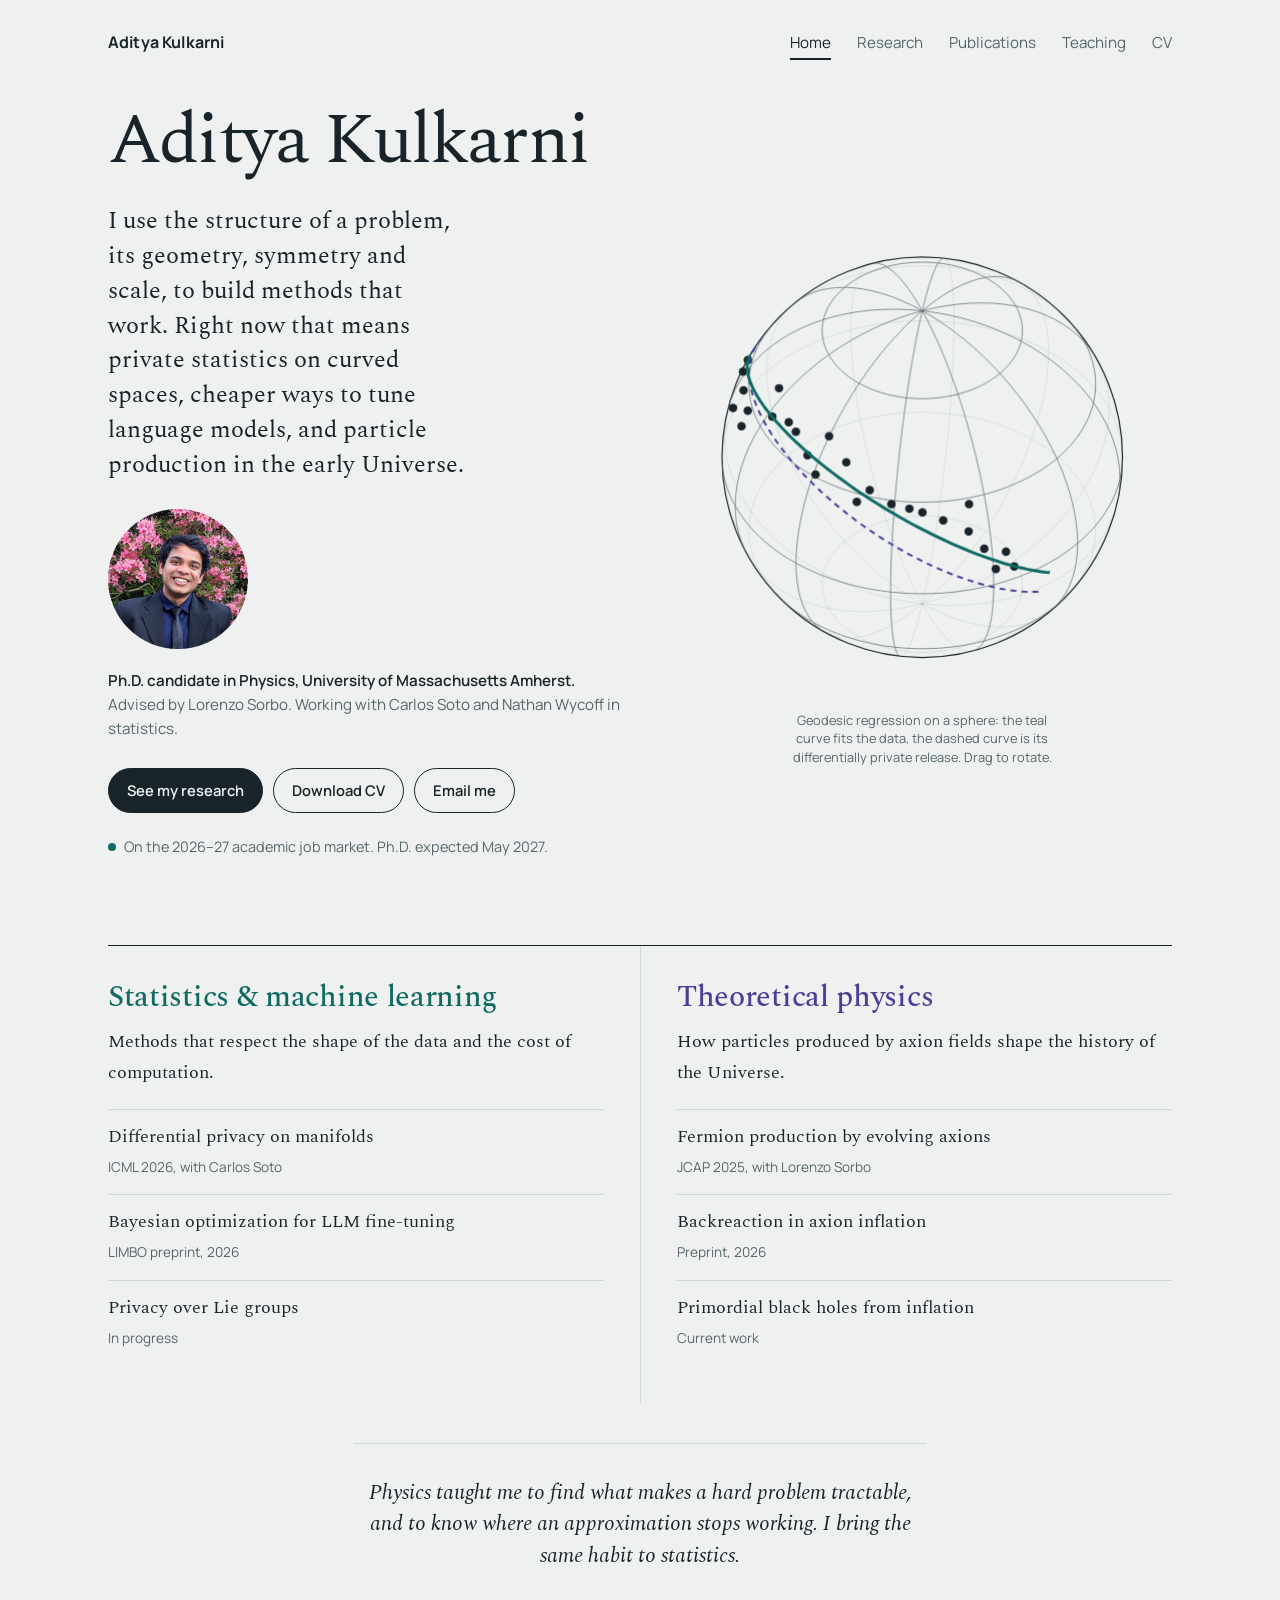
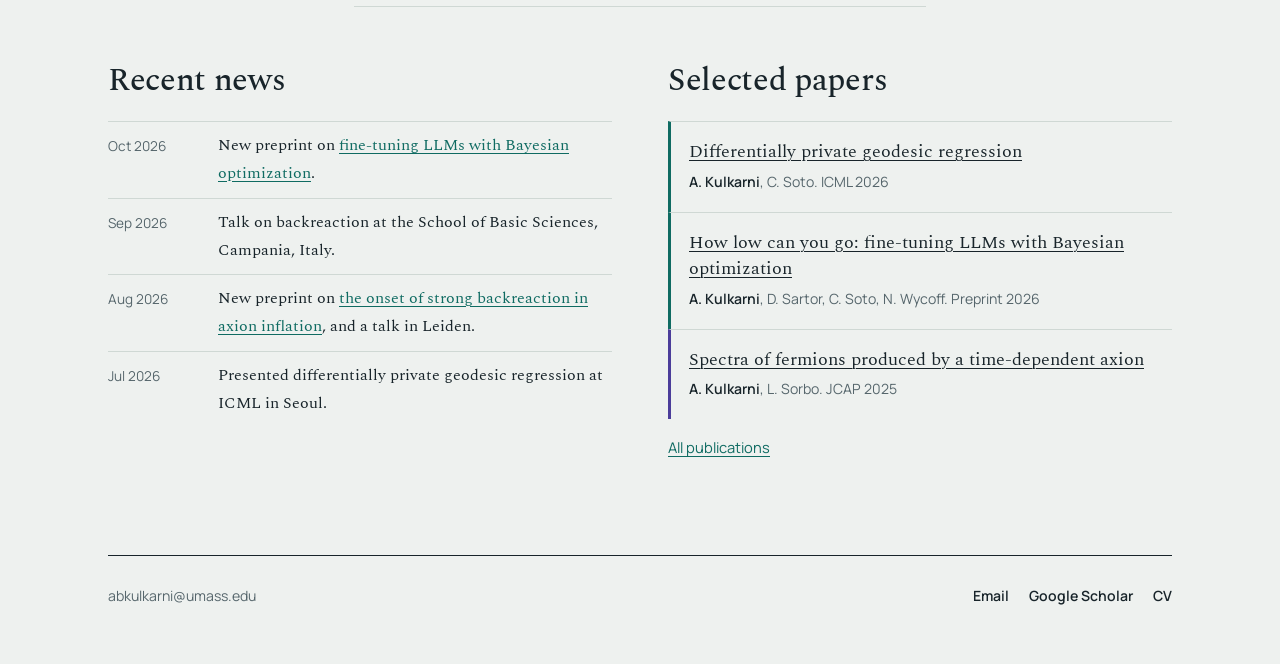
<file: index.html>
<!doctype html>
<html lang="en">
<head>
  <meta charset="utf-8">
  <meta name="viewport" content="width=device-width, initial-scale=1">
  <title>Aditya Kulkarni</title>
  <meta name="description" content="Aditya Kulkarni: differential privacy on manifolds, Bayesian optimization for LLMs, and particle production in the early Universe. Ph.D. candidate at UMass Amherst.">
  <link rel="preconnect" href="https://fonts.googleapis.com">
  <link rel="preconnect" href="https://fonts.gstatic.com" crossorigin>
  <link href="https://fonts.googleapis.com/css2?family=Manrope:wght@400;600;700&family=Spectral:ital,wght@0,400;0,500;1,400&display=swap" rel="stylesheet">
  <link rel="stylesheet" href="style.css">
</head>
<body>
<div class="page">

  <header class="site-head">
    <a class="mark" href="index.html">Aditya Kulkarni</a>
    <nav>
      <a href="index.html" aria-current="page">Home</a>
      <a href="research.html">Research</a>
      <a href="publications.html">Publications</a>
      <a href="teaching.html">Teaching</a>
      <a href="cv.pdf">CV</a>
    </nav>
  </header>

  <main>
    <section class="hero">
      <div>
        <h1>Aditya Kulkarni</h1>
        <p class="lede">I use the structure of a problem, its geometry, symmetry and scale, to build methods that work. Right now that means private statistics on curved spaces, cheaper ways to tune language models, and particle production in the early Universe.</p>
        <img src="Aditya_profile.jpg" alt="Aditya Kulkarni" style="width:140px;height:140px;border-radius:50%;object-fit:cover;margin-bottom:20px">
        <p class="who"><strong>Ph.D. candidate in Physics, University of Massachusetts Amherst.</strong><br>
          Advised by Lorenzo Sorbo. Working with Carlos Soto and Nathan Wycoff in statistics.</p>
        <div class="actions">
          <a class="btn solid" href="research.html">See my research</a>
          <a class="btn" href="cv.pdf">Download CV</a>
          <a class="btn" href="mailto:abkulkarni@umass.edu">Email me</a>
        </div>
        <p class="status">On the 2026–27 academic job market. Ph.D. expected May 2027.</p>
      </div>

      <figure class="figure-hero">
        <canvas id="sphere" aria-label="Data points on a sphere with a fitted geodesic curve and its private counterpart"></canvas>
        <figcaption>Geodesic regression on a sphere: the teal curve fits the data, the dashed curve is its differentially private release. Drag to rotate.</figcaption>
      </figure>
    </section>

    <section class="split">
      <div class="direction stat">
        <h2>Statistics &amp; machine learning</h2>
        <p>Methods that respect the shape of the data and the cost of computation.</p>
        <ul>
          <li><a href="research.html#privacy"><span class="t">Differential privacy on manifolds</span><span class="d ui">ICML 2026, with Carlos Soto</span></a></li>
          <li><a href="research.html#llmbo"><span class="t">Bayesian optimization for LLM fine-tuning</span><span class="d ui">LlMBO preprint, 2026</span></a></li>
          <li><a href="research.html#lie"><span class="t">Privacy over Lie groups</span><span class="d ui">In progress</span></a></li>
        </ul>
      </div>
      <div class="direction phys">
        <h2>Theoretical physics</h2>
        <p>How particles produced by axion fields shape the history of the Universe.</p>
        <ul>
          <li><a href="research.html#fermions"><span class="t">Fermion production by evolving axions</span><span class="d ui">JCAP 2025, with Lorenzo Sorbo</span></a></li>
          <li><a href="research.html#backreaction"><span class="t">Backreaction in axion inflation</span><span class="d ui">Preprint, 2026</span></a></li>
          <li><a href="research.html#pbh"><span class="t">Primordial black holes from inflation</span><span class="d ui">Current work</span></a></li>
        </ul>
      </div>
    </section>

    <p class="bridge">Physics taught me to find what makes a hard problem tractable, and to know where an approximation stops working. I bring the same habit to statistics.</p>

    <section class="block two-col">
      <div>
        <h2 class="col-h">Recent news</h2>
        <ul class="news">
          <li><time>Oct 2026</time><span>New preprint on <a href="https://arxiv.org/abs/2610.18504">fine-tuning LLMs with Bayesian optimization</a>.</span></li>
          <li><time>Sep 2026</time><span>Talk on backreaction at the School of Basic Sciences, Campania, Italy.</span></li>
          <li><time>Aug 2026</time><span>New preprint on <a href="https://arxiv.org/abs/2608.29244">the onset of strong backreaction in axion inflation</a>, and a talk in Leiden.</span></li>
          <li><time>Jul 2026</time><span>Presented differentially private geodesic regression at ICML in Seoul.</span></li>
        </ul>
      </div>
      <div>
        <h2 class="col-h">Selected papers</h2>
        <div class="pub">
          <a class="title" href="https://proceedings.mlr.press/v306/kulkarni26b.html">Differentially private geodesic regression</a>
          <span class="meta"><b>A. Kulkarni</b>, C. Soto. ICML 2026</span>
        </div>
        <div class="pub">
          <a class="title" href="https://arxiv.org/abs/2610.18504">How low can you go: fine-tuning LLMs with Bayesian optimization</a>
          <span class="meta"><b>A. Kulkarni</b>, D. Sartor, C. Soto, N. Wycoff. Preprint 2026</span>
        </div>
        <div class="pub phys">
          <a class="title" href="https://doi.org/10.1088/1475-7516/2025/01/039">Spectra of fermions produced by a time-dependent axion</a>
          <span class="meta"><b>A. Kulkarni</b>, L. Sorbo. JCAP 2025</span>
        </div>
        <p class="ui" style="font-size:.92rem;margin-top:16px"><a href="publications.html">All publications</a></p>
      </div>
    </section>
  </main>

  <footer class="site-foot">
    <span>abkulkarni@umass.edu</span>
    <nav>
      <a href="mailto:abkulkarni@umass.edu">Email</a>
      <a href="https://scholar.google.com/citations?user=VPbzASIAAAAJ">Google Scholar</a>
      <a href="cv.pdf">CV</a>
      <!-- <a href="https://github.com/YOUR-USERNAME">GitHub</a> -->
      <!-- <a href="https://www.linkedin.com/in/YOUR-PROFILE">LinkedIn</a> -->
    </nav>
  </footer>

</div>
<script src="sphere.js"></script>
</body>
</html>
</file>
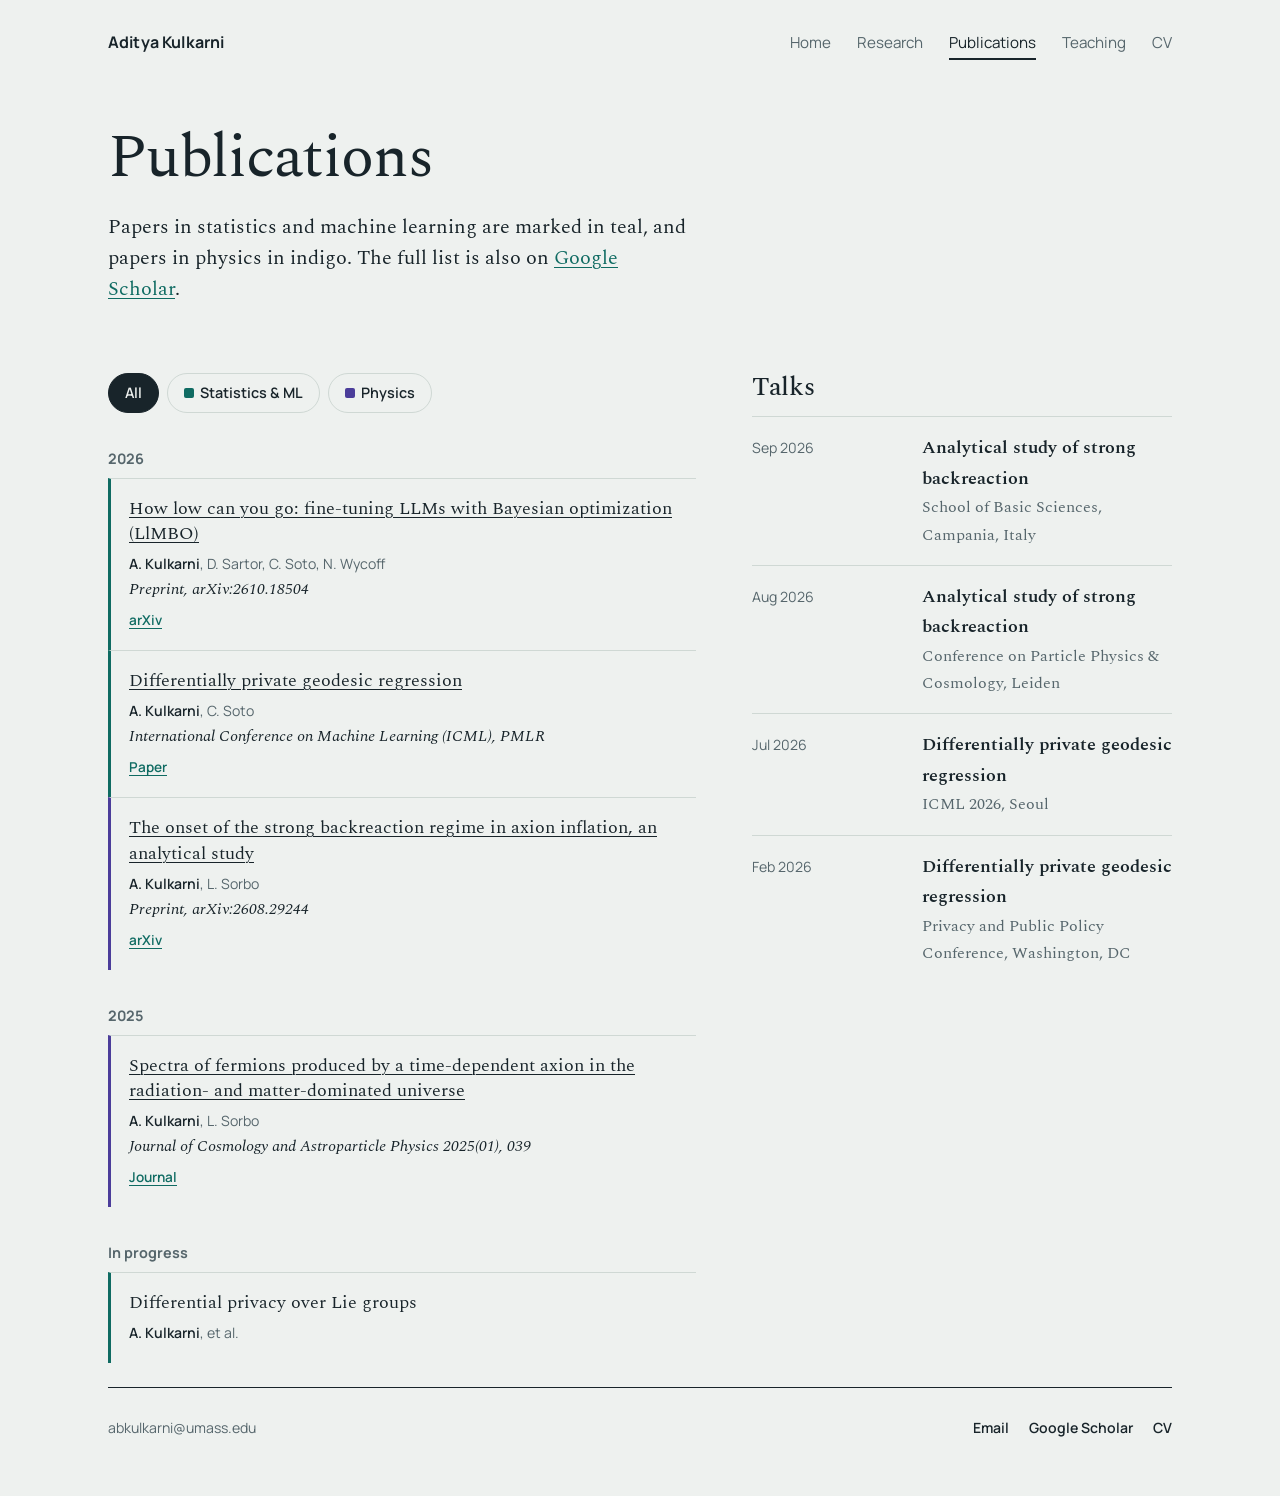
<file: publications.html>
<!doctype html>
<html lang="en">
<head>
  <meta charset="utf-8">
  <meta name="viewport" content="width=device-width, initial-scale=1">
  <title>Publications · Aditya Kulkarni</title>
  <meta name="description" content="Publications and talks by Aditya Kulkarni.">
  <link rel="preconnect" href="https://fonts.googleapis.com">
  <link rel="preconnect" href="https://fonts.gstatic.com" crossorigin>
  <link href="https://fonts.googleapis.com/css2?family=Manrope:wght@400;600;700&family=Spectral:ital,wght@0,400;0,500;1,400&display=swap" rel="stylesheet">
  <link rel="stylesheet" href="style.css">
</head>
<body>
<div class="page">

  <header class="site-head">
    <a class="mark" href="index.html">Aditya Kulkarni</a>
    <nav>
      <a href="index.html">Home</a>
      <a href="research.html">Research</a>
      <a href="publications.html" aria-current="page">Publications</a>
      <a href="teaching.html">Teaching</a>
      <a href="cv.pdf">CV</a>
    </nav>
  </header>

  <main>
    <section class="page-intro">
      <h1>Publications</h1>
      <p>Papers in statistics and machine learning are marked in teal, and papers in physics in indigo. The full list is also on <a href="https://scholar.google.com/citations?user=VPbzASIAAAAJ">Google Scholar</a>.</p>
    </section>

    <!--
      TO ADD A PAPER: copy one <div class="pub ..."> block and paste it under the right year.
      Use class="pub stat" for statistics/ML papers and class="pub phys" for physics papers.
    -->
    <div class="two-col pubs-layout">
      <div>
        <div class="filters ui" role="group" aria-label="Filter publications">
          <button type="button" data-f="all" aria-pressed="true">All</button>
          <button type="button" data-f="stat" aria-pressed="false"><span class="key" style="background:var(--stat)"></span>Statistics &amp; ML</button>
          <button type="button" data-f="phys" aria-pressed="false"><span class="key" style="background:var(--phys)"></span>Physics</button>
        </div>

        <p class="pub-year">2026</p>
        <div class="pub stat">
          <a class="title" href="https://arxiv.org/abs/2610.18504">How low can you go: fine-tuning LLMs with Bayesian optimization (LlMBO)</a>
          <span class="meta"><b>A. Kulkarni</b>, D. Sartor, C. Soto, N. Wycoff</span>
          <span class="venue">Preprint, arXiv:2610.18504</span>
          <span class="links"><a href="https://arxiv.org/abs/2610.18504">arXiv</a></span>
        </div>
        <div class="pub stat">
          <a class="title" href="https://proceedings.mlr.press/v306/kulkarni26b.html">Differentially private geodesic regression</a>
          <span class="meta"><b>A. Kulkarni</b>, C. Soto</span>
          <span class="venue">International Conference on Machine Learning (ICML), PMLR</span>
          <span class="links"><a href="https://proceedings.mlr.press/v306/kulkarni26b.html">Paper</a></span>
        </div>
        <div class="pub phys">
          <a class="title" href="https://arxiv.org/abs/2608.29244">The onset of the strong backreaction regime in axion inflation, an analytical study</a>
          <span class="meta"><b>A. Kulkarni</b>, L. Sorbo</span>
          <span class="venue">Preprint, arXiv:2608.29244</span>
          <span class="links"><a href="https://arxiv.org/abs/2608.29244">arXiv</a></span>
        </div>

        <p class="pub-year">2025</p>
        <div class="pub phys">
          <a class="title" href="https://doi.org/10.1088/1475-7516/2025/01/039">Spectra of fermions produced by a time-dependent axion in the radiation- and matter-dominated universe</a>
          <span class="meta"><b>A. Kulkarni</b>, L. Sorbo</span>
          <span class="venue">Journal of Cosmology and Astroparticle Physics 2025(01), 039</span>
          <span class="links"><a href="https://doi.org/10.1088/1475-7516/2025/01/039">Journal</a></span>
        </div>

        <p class="pub-year">In progress</p>
        <div class="pub stat">
          <span class="title">Differential privacy over Lie groups</span>
          <span class="meta"><b>A. Kulkarni</b>, et al.</span>
        </div>
      </div>

      <aside>
        <h2 class="side-h">Talks</h2>
        <ul class="rows">
          <li><time>Sep 2026</time><span><b>Analytical study of strong backreaction</b><span class="sub">School of Basic Sciences, Campania, Italy</span></span></li>
          <li><time>Aug 2026</time><span><b>Analytical study of strong backreaction</b><span class="sub">Conference on Particle Physics &amp; Cosmology, Leiden</span></span></li>
          <li><time>Jul 2026</time><span><b>Differentially private geodesic regression</b><span class="sub">ICML 2026, Seoul</span></span></li>
          <li><time>Feb 2026</time><span><b>Differentially private geodesic regression</b><span class="sub">Privacy and Public Policy Conference, Washington, DC</span></span></li>
        </ul>
      </aside>
    </div>
  </main>

  <footer class="site-foot">
    <span>abkulkarni@umass.edu</span>
    <nav>
      <a href="mailto:abkulkarni@umass.edu">Email</a>
      <a href="https://scholar.google.com/citations?user=VPbzASIAAAAJ">Google Scholar</a>
      <a href="cv.pdf">CV</a>
    </nav>
  </footer>

</div>
<script>
  // Publication filter
  const buttons = document.querySelectorAll(".filters button");
  buttons.forEach((b) => b.addEventListener("click", () => {
    buttons.forEach((x) => x.setAttribute("aria-pressed", x === b));
    const f = b.dataset.f;
    document.querySelectorAll(".pub").forEach((p) =>
      p.classList.toggle("hidden", f !== "all" && !p.classList.contains(f)));
    document.querySelectorAll(".pub-year").forEach((y) => {
      let n = y.nextElementSibling, any = false;
      while (n && n.classList.contains("pub")) { if (!n.classList.contains("hidden")) any = true; n = n.nextElementSibling; }
      y.style.display = any ? "" : "none";
    });
  }));
</script>
</body>
</html>
</file>
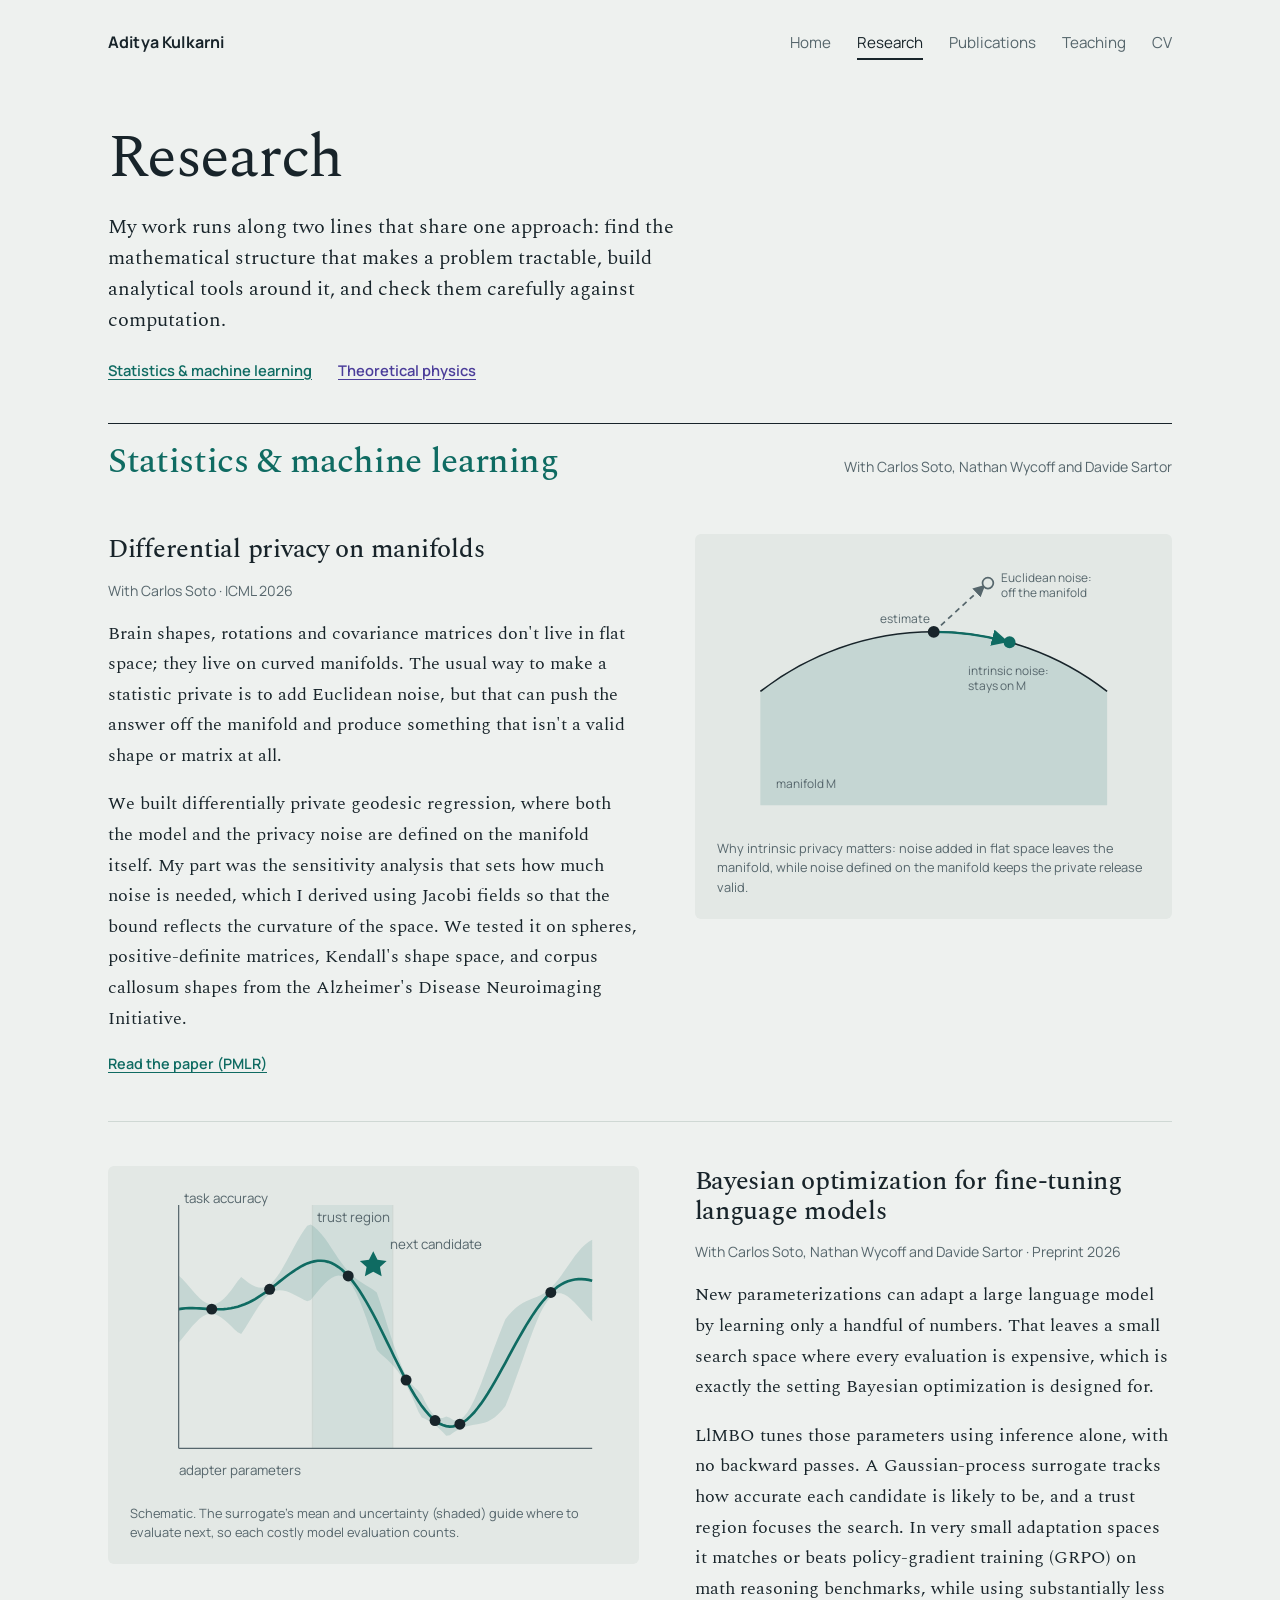
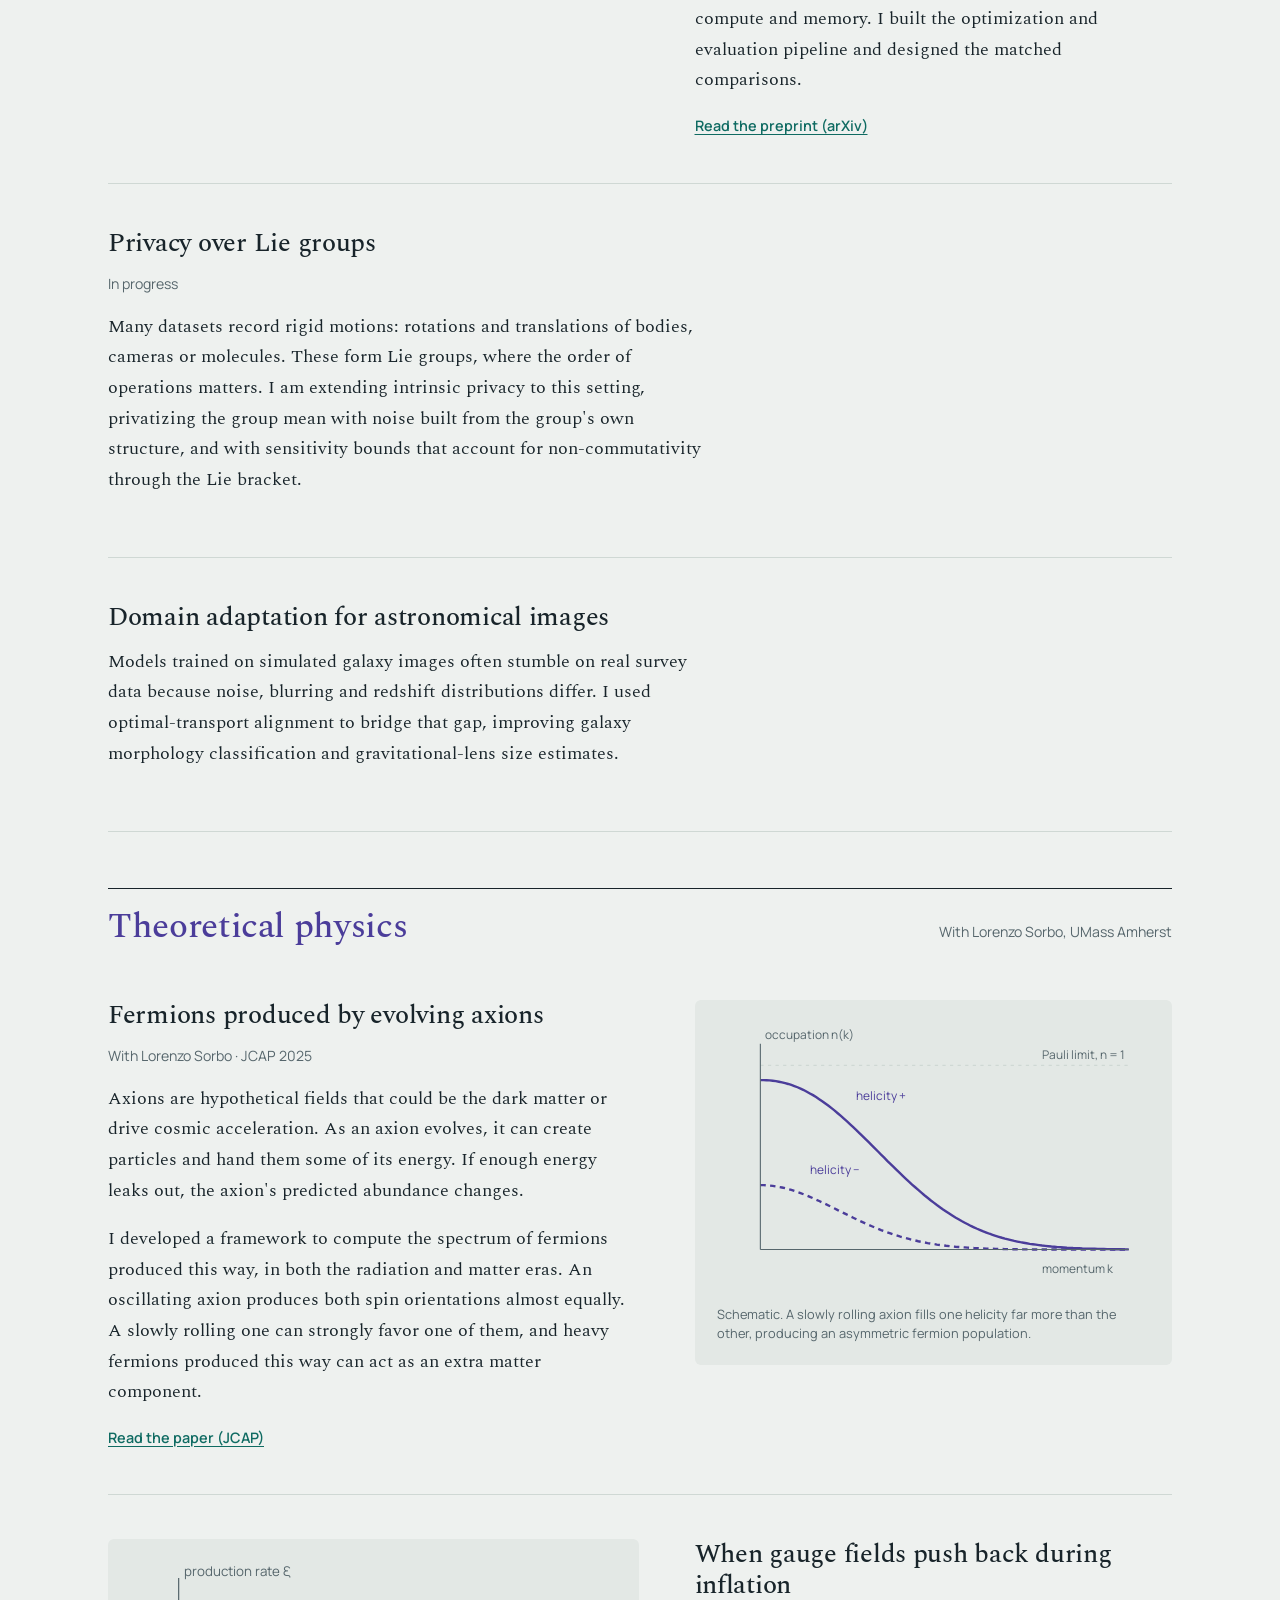
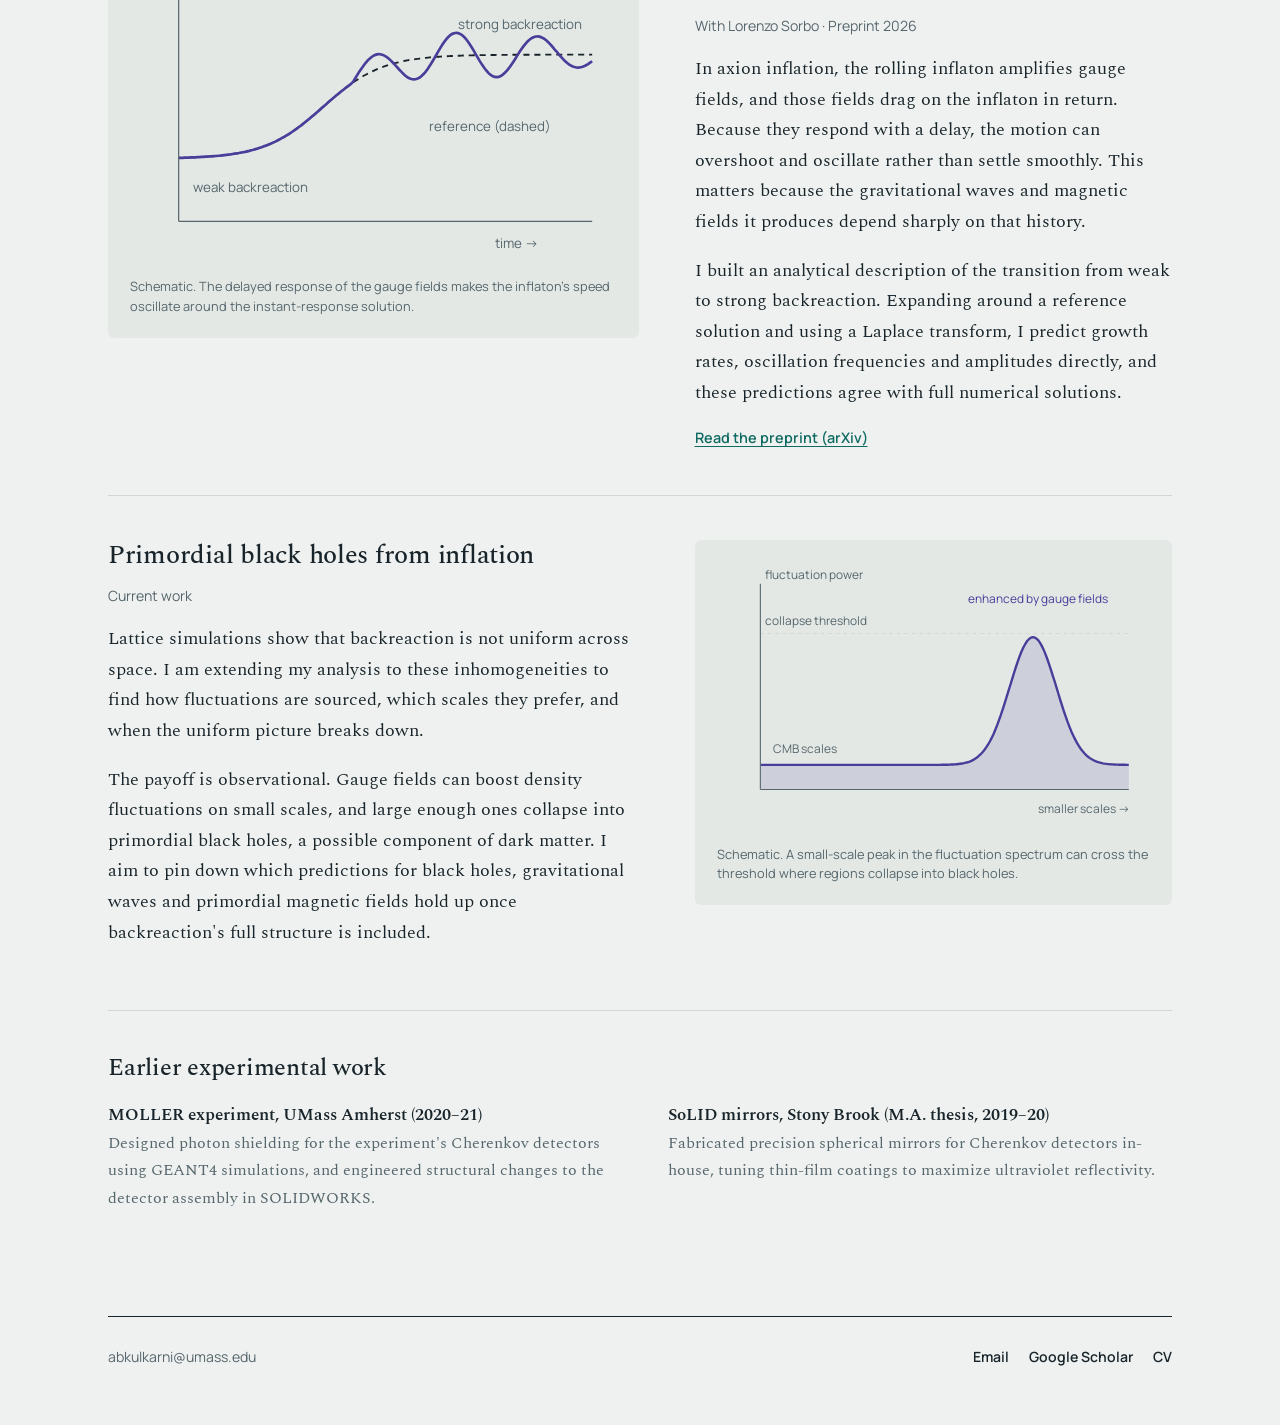
<file: research.html>
<!doctype html>
<html lang="en">
<head>
  <meta charset="utf-8">
  <meta name="viewport" content="width=device-width, initial-scale=1">
  <title>Research · Aditya Kulkarni</title>
  <meta name="description" content="Research by Aditya Kulkarni in differential privacy, Bayesian optimization for language models, and axion cosmology.">
  <link rel="preconnect" href="https://fonts.googleapis.com">
  <link rel="preconnect" href="https://fonts.gstatic.com" crossorigin>
  <link href="https://fonts.googleapis.com/css2?family=Manrope:wght@400;600;700&family=Spectral:ital,wght@0,400;0,500;1,400&display=swap" rel="stylesheet">
  <link rel="stylesheet" href="style.css">
</head>
<body>
<div class="page">

  <header class="site-head">
    <a class="mark" href="index.html">Aditya Kulkarni</a>
    <nav>
      <a href="index.html">Home</a>
      <a href="research.html" aria-current="page">Research</a>
      <a href="publications.html">Publications</a>
      <a href="teaching.html">Teaching</a>
      <a href="cv.pdf">CV</a>
    </nav>
  </header>

  <main>
    <section class="page-intro">
      <h1>Research</h1>
      <p>My work runs along two lines that share one approach: find the mathematical structure that makes a problem tractable, build analytical tools around it, and check them carefully against computation.</p>
      <div class="jump">
        <a class="s" href="#statistics">Statistics &amp; machine learning</a>
        <a class="p" href="#physics">Theoretical physics</a>
      </div>
    </section>

    <!-- ================= STATISTICS & ML ================= -->
    <div class="track-head stat" id="statistics">
      <h2>Statistics &amp; machine learning</h2>
      <span>With Carlos Soto, Nathan Wycoff and Davide Sartor</span>
    </div>

    <article class="project" id="privacy">
      <div class="body">
        <h3>Differential privacy on manifolds</h3>
        <p class="with">With Carlos Soto · ICML 2026</p>
        <p>Brain shapes, rotations and covariance matrices don't live in flat space; they live on curved manifolds. The usual way to make a statistic private is to add Euclidean noise, but that can push the answer off the manifold and produce something that isn't a valid shape or matrix at all.</p>
        <p>We built differentially private geodesic regression, where both the model and the privacy noise are defined on the manifold itself. My part was the sensitivity analysis that sets how much noise is needed, which I derived using Jacobi fields so that the bound reflects the curvature of the space. We tested it on spheres, positive-definite matrices, Kendall's shape space, and corpus callosum shapes from the Alzheimer's Disease Neuroimaging Initiative.</p>
        <div class="papers"><a href="https://proceedings.mlr.press/v306/kulkarni26b.html">Read the paper (PMLR)</a></div>
      </div>
      <figure class="project-fig">
        <svg class="fig" viewBox="0 0 400 250" role="img" aria-label="Euclidean noise moves a point off a curved manifold; intrinsic noise moves it along the manifold.">
          <defs>
            <marker id="ah-s" viewBox="0 0 10 10" refX="8" refY="5" markerWidth="7" markerHeight="7" orient="auto"><path d="M0 0 L10 5 L0 10 z" class="sf"/></marker>
            <marker id="ah-i" viewBox="0 0 10 10" refX="8" refY="5" markerWidth="7" markerHeight="7" orient="auto"><path d="M0 0 L10 5 L0 10 z" style="fill:var(--muted)"/></marker>
          </defs>
          <path d="M40 125 A260 260 0 0 1 360 125 L360 230 L40 230 Z" class="band-s"/>
          <path d="M40 125 A260 260 0 0 1 360 125" class="ink"/>
          <text x="54" y="214" class="lbl">manifold M</text>
          <path d="M200 70 L246 28" style="stroke:var(--muted);stroke-width:1.6;fill:none" class="dash" marker-end="url(#ah-i)"/>
          <circle cx="250" cy="25" r="5" style="fill:var(--paper-2);stroke:var(--muted);stroke-width:1.6"/>
          <text x="262" y="24" class="lbl">Euclidean noise:</text>
          <text x="262" y="38" class="lbl">off the manifold</text>
          <path d="M200 70 A260 260 0 0 1 266 78.5" class="s" marker-end="url(#ah-s)"/>
          <circle cx="270" cy="79.6" r="5.5" class="sf"/>
          <text x="232" y="110" class="lbl">intrinsic noise:</text>
          <text x="232" y="124" class="lbl">stays on M</text>
          <circle cx="200" cy="70" r="5.5" style="fill:var(--ink)"/>
          <text x="150" y="62" class="lbl">estimate</text>
        </svg>
        <figcaption>Why intrinsic privacy matters: noise added in flat space leaves the manifold, while noise defined on the manifold keeps the private release valid.</figcaption>
      </figure>
    </article>

    <article class="project" id="llmbo">
      <div class="body">
        <h3>Bayesian optimization for fine-tuning language models</h3>
        <p class="with">With Carlos Soto, Nathan Wycoff and Davide Sartor · Preprint 2026</p>
        <p>New parameterizations can adapt a large language model by learning only a handful of numbers. That leaves a small search space where every evaluation is expensive, which is exactly the setting Bayesian optimization is designed for.</p>
        <p>LlMBO tunes those parameters using inference alone, with no backward passes. A Gaussian-process surrogate tracks how accurate each candidate is likely to be, and a trust region focuses the search. In very small adaptation spaces it matches or beats policy-gradient training (GRPO) on math reasoning benchmarks, while using substantially less compute and memory. I built the optimization and evaluation pipeline and designed the matched comparisons.</p>
        <div class="papers"><a href="https://arxiv.org/abs/2610.18504">Read the preprint (arXiv)</a></div>
      </div>
      <figure class="project-fig">
        <svg class="fig" viewBox="0 0 400 250" role="img" aria-label="A Gaussian process surrogate with uncertainty band, observed evaluations and a trust region.">
          <rect x="150" y="14" width="66" height="200" style="fill:var(--stat);opacity:.08"/>
          <path d="M150 14 V214 M216 14 V214" class="grid"/>
          <text x="154" y="28" class="lbl">trust region</text>
          <path d="M40.0 72.0 L42.9 74.6 L45.7 77.7 L48.6 80.9 L51.4 84.3 L54.3 87.5 L57.1 90.4 L60.0 92.9 L62.9 94.6 L65.7 95.6 L68.6 95.8 L71.4 95.0 L74.3 93.4 L77.1 91.1 L80.0 88.0 L82.9 84.5 L85.7 80.6 L88.6 76.5 L91.4 73.2 L94.3 75.5 L97.1 77.6 L100.0 79.5 L102.9 81.0 L105.7 81.8 L108.6 82.0 L111.4 81.4 L114.3 79.9 L117.1 77.4 L120.0 74.1 L122.9 70.1 L125.7 65.4 L128.6 60.3 L131.4 55.0 L134.3 49.6 L137.1 44.3 L140.0 39.4 L142.9 34.9 L145.7 31.0 L148.6 30.0 L151.4 31.9 L154.3 34.5 L157.1 37.6 L160.0 41.2 L162.9 45.2 L165.7 49.5 L168.6 53.8 L171.4 58.1 L174.3 62.1 L177.1 65.8 L180.0 69.1 L182.9 72.0 L185.7 74.4 L188.6 76.5 L191.4 78.3 L194.3 80.1 L197.1 81.8 L200.0 83.7 L202.9 85.9 L205.7 94.1 L208.6 103.2 L211.4 112.4 L214.3 121.4 L217.1 130.0 L220.0 138.0 L222.9 145.3 L225.7 151.6 L228.6 156.9 L231.4 161.2 L234.3 164.3 L237.1 166.6 L240.0 170.1 L242.9 176.2 L245.7 181.3 L248.6 185.2 L251.4 187.8 L254.3 189.1 L257.1 189.1 L260.0 187.9 L262.9 189.0 L265.7 190.7 L268.6 191.1 L271.4 190.3 L274.3 188.1 L277.1 184.7 L280.0 180.1 L282.9 174.5 L285.7 168.0 L288.6 160.9 L291.4 153.4 L294.3 145.7 L297.1 137.8 L300.0 130.0 L302.9 122.4 L305.7 115.1 L308.6 108.0 L311.4 104.5 L314.3 101.4 L317.1 98.7 L320.0 96.4 L322.9 94.6 L325.7 93.1 L328.6 91.8 L331.4 90.7 L334.3 89.6 L337.1 88.3 L340.0 86.7 L342.9 84.8 L345.7 82.3 L348.6 79.4 L351.4 76.1 L354.3 72.3 L357.1 68.3 L360.0 64.1 L362.9 60.0 L365.7 56.0 L368.6 52.4 L371.4 49.1 L374.3 46.4 L377.1 44.2 L380.0 42.6 L380.0 109.7 L377.1 106.8 L374.3 103.7 L371.4 100.6 L368.6 97.4 L365.7 94.4 L362.9 91.6 L360.0 89.2 L357.1 87.5 L354.3 86.6 L351.4 86.6 L348.6 87.7 L345.7 89.9 L342.9 93.3 L340.0 97.9 L337.1 103.4 L334.3 109.9 L331.4 117.1 L328.6 124.8 L325.7 132.8 L322.9 141.0 L320.0 149.1 L317.1 157.1 L314.3 164.9 L311.4 172.4 L308.6 179.4 L305.7 182.9 L302.9 185.9 L300.0 188.4 L297.1 190.4 L294.3 191.9 L291.4 193.0 L288.6 193.7 L285.7 194.3 L282.9 194.7 L280.0 195.2 L277.1 195.8 L274.3 196.7 L271.4 197.9 L268.6 199.4 L265.7 201.3 L262.9 203.3 L260.0 203.7 L257.1 200.7 L254.3 198.0 L251.4 195.5 L248.6 193.3 L245.7 191.5 L242.9 190.0 L240.0 188.7 L237.1 183.9 L234.3 177.2 L231.4 170.7 L228.6 164.8 L225.7 159.4 L222.9 154.6 L220.0 150.5 L217.1 146.9 L214.3 143.8 L211.4 141.0 L208.6 138.5 L205.7 136.1 L202.9 133.0 L200.0 124.2 L197.1 115.5 L194.3 107.1 L191.4 99.3 L188.6 92.2 L185.7 85.9 L182.9 80.8 L180.0 76.8 L177.1 73.9 L174.3 72.3 L171.4 71.9 L168.6 72.5 L165.7 73.9 L162.9 76.1 L160.0 78.8 L157.1 81.9 L154.3 85.2 L151.4 88.6 L148.6 92.0 L145.7 93.1 L142.9 91.8 L140.0 90.3 L137.1 88.8 L134.3 87.4 L131.4 86.0 L128.6 84.9 L125.7 84.2 L122.9 84.0 L120.0 84.4 L117.1 85.6 L114.3 87.5 L111.4 90.1 L108.6 93.5 L105.7 97.4 L102.9 101.7 L100.0 106.4 L97.1 111.1 L94.3 115.7 L91.4 120.1 L88.6 118.7 L85.7 116.1 L82.9 113.3 L80.0 110.6 L77.1 108.1 L74.3 106.0 L71.4 104.4 L68.6 103.6 L65.7 103.5 L62.9 104.1 L60.0 105.5 L57.1 107.6 L54.3 110.3 L51.4 113.3 L48.6 116.7 L45.7 120.2 L42.9 123.7 L40.0 127.2 Z" class="band-s"/>
          <path d="M40.0 99.6 L42.9 99.2 L45.7 98.9 L48.6 98.8 L51.4 98.8 L54.3 98.9 L57.1 99.0 L60.0 99.2 L62.9 99.4 L65.7 99.6 L68.6 99.7 L71.4 99.7 L74.3 99.7 L77.1 99.6 L80.0 99.3 L82.9 98.9 L85.7 98.3 L88.6 97.6 L91.4 96.7 L94.3 95.6 L97.1 94.4 L100.0 92.9 L102.9 91.4 L105.7 89.6 L108.6 87.7 L111.4 85.8 L114.3 83.7 L117.1 81.5 L120.0 79.3 L122.9 77.0 L125.7 74.8 L128.6 72.6 L131.4 70.5 L134.3 68.5 L137.1 66.6 L140.0 64.8 L142.9 63.3 L145.7 62.0 L148.6 61.0 L151.4 60.3 L154.3 59.8 L157.1 59.8 L160.0 60.0 L162.9 60.7 L165.7 61.7 L168.6 63.2 L171.4 65.0 L174.3 67.2 L177.1 69.9 L180.0 72.9 L182.9 76.4 L185.7 80.2 L188.6 84.3 L191.4 88.8 L194.3 93.6 L197.1 98.6 L200.0 103.9 L202.9 109.4 L205.7 115.1 L208.6 120.9 L211.4 126.7 L214.3 132.6 L217.1 138.5 L220.0 144.3 L222.9 150.0 L225.7 155.5 L228.6 160.8 L231.4 165.9 L234.3 170.8 L237.1 175.2 L240.0 179.4 L242.9 183.1 L245.7 186.4 L248.6 189.3 L251.4 191.7 L254.3 193.6 L257.1 194.9 L260.0 195.8 L262.9 196.2 L265.7 196.0 L268.6 195.3 L271.4 194.1 L274.3 192.4 L277.1 190.3 L280.0 187.6 L282.9 184.6 L285.7 181.1 L288.6 177.3 L291.4 173.2 L294.3 168.8 L297.1 164.1 L300.0 159.2 L302.9 154.1 L305.7 149.0 L308.6 143.7 L311.4 138.4 L314.3 133.1 L317.1 127.9 L320.0 122.8 L322.9 117.8 L325.7 112.9 L328.6 108.3 L331.4 103.9 L334.3 99.7 L337.1 95.9 L340.0 92.3 L342.9 89.0 L345.7 86.1 L348.6 83.6 L351.4 81.3 L354.3 79.4 L357.1 77.9 L360.0 76.7 L362.9 75.8 L365.7 75.2 L368.6 74.9 L371.4 74.9 L374.3 75.1 L377.1 75.5 L380.0 76.2" class="s"/>
          <circle cx="67.2" cy="99.6" r="4.5" style="fill:var(--ink)"/>
          <circle cx="114.8" cy="83.3" r="4.5" style="fill:var(--ink)"/>
          <circle cx="179.4" cy="72.3" r="4.5" style="fill:var(--ink)"/>
          <circle cx="227.0" cy="157.9" r="4.5" style="fill:var(--ink)"/>
          <circle cx="250.8" cy="191.2" r="4.5" style="fill:var(--ink)"/>
          <circle cx="271.2" cy="194.2" r="4.5" style="fill:var(--ink)"/>
          <circle cx="346.0" cy="85.9" r="4.5" style="fill:var(--ink)"/>
          <path d="M200 52 l3.5 7 7.5 1 -5.5 5 1.4 7.5 -6.9-3.6 -6.9 3.6 1.4-7.5 -5.5-5 7.5-1z" class="sf"/>
          <text x="214" y="50" class="lbl">next candidate</text>
          <path d="M40 214 H380 M40 214 V14" class="ax"/>
          <text x="40" y="236" class="lbl">adapter parameters</text>
          <text x="44" y="12" class="lbl">task accuracy</text>
        </svg>
        <figcaption>Schematic. The surrogate's mean and uncertainty (shaded) guide where to evaluate next, so each costly model evaluation counts.</figcaption>
      </figure>
    </article>

    <article class="project small" id="lie">
      <div class="body">
        <h3>Privacy over Lie groups</h3>
        <p class="with">In progress</p>
        <p>Many datasets record rigid motions: rotations and translations of bodies, cameras or molecules. These form Lie groups, where the order of operations matters. I am extending intrinsic privacy to this setting, privatizing the group mean with noise built from the group's own structure, and with sensitivity bounds that account for non-commutativity through the Lie bracket.</p>
      </div>
    </article>

    <article class="project small">
      <div class="body">
        <h3>Domain adaptation for astronomical images</h3>
        <p>Models trained on simulated galaxy images often stumble on real survey data because noise, blurring and redshift distributions differ. I used optimal-transport alignment to bridge that gap, improving galaxy morphology classification and gravitational-lens size estimates.</p>
      </div>
    </article>

    <!-- ================= PHYSICS ================= -->
    <div class="track-head phys gap" id="physics">
      <h2>Theoretical physics</h2>
      <span>With Lorenzo Sorbo, UMass Amherst</span>
    </div>

    <article class="project" id="fermions">
      <div class="body">
        <h3>Fermions produced by evolving axions</h3>
        <p class="with">With Lorenzo Sorbo · JCAP 2025</p>
        <p>Axions are hypothetical fields that could be the dark matter or drive cosmic acceleration. As an axion evolves, it can create particles and hand them some of its energy. If enough energy leaks out, the axion's predicted abundance changes.</p>
        <p>I developed a framework to compute the spectrum of fermions produced this way, in both the radiation and matter eras. An oscillating axion produces both spin orientations almost equally. A slowly rolling one can strongly favor one of them, and heavy fermions produced this way can act as an extra matter component.</p>
        <div class="papers"><a href="https://doi.org/10.1088/1475-7516/2025/01/039">Read the paper (JCAP)</a></div>
      </div>
      <figure class="project-fig">
        <svg class="fig" viewBox="0 0 400 250" role="img" aria-label="Occupation number versus momentum for two fermion helicities, both below the Pauli limit of one.">
          <path d="M40 40 H380" class="grid" style="stroke-dasharray:3 4"/>
          <text x="300" y="34" class="lbl">Pauli limit, n = 1</text>
          <path d="M40.0 53.6 L42.9 53.6 L45.7 53.7 L48.6 53.9 L51.4 54.2 L54.3 54.6 L57.1 55.1 L60.0 55.7 L62.9 56.4 L65.7 57.2 L68.6 58.1 L71.4 59.1 L74.3 60.2 L77.1 61.5 L80.0 62.8 L82.9 64.3 L85.7 65.9 L88.6 67.5 L91.4 69.3 L94.3 71.2 L97.1 73.1 L100.0 75.2 L102.9 77.3 L105.7 79.5 L108.6 81.8 L111.4 84.2 L114.3 86.7 L117.1 89.2 L120.0 91.7 L122.9 94.4 L125.7 97.0 L128.6 99.7 L131.4 102.5 L134.3 105.3 L137.1 108.1 L140.0 110.9 L142.9 113.8 L145.7 116.6 L148.6 119.5 L151.4 122.4 L154.3 125.2 L157.1 128.1 L160.0 130.9 L162.9 133.7 L165.7 136.5 L168.6 139.3 L171.4 142.0 L174.3 144.7 L177.1 147.4 L180.0 150.0 L182.9 152.5 L185.7 155.0 L188.6 157.5 L191.4 159.9 L194.3 162.2 L197.1 164.5 L200.0 166.7 L202.9 168.9 L205.7 170.9 L208.6 173.0 L211.4 174.9 L214.3 176.8 L217.1 178.6 L220.0 180.4 L222.9 182.1 L225.7 183.7 L228.6 185.2 L231.4 186.7 L234.3 188.2 L237.1 189.5 L240.0 190.8 L242.9 192.0 L245.7 193.2 L248.6 194.3 L251.4 195.4 L254.3 196.4 L257.1 197.3 L260.0 198.2 L262.9 199.1 L265.7 199.9 L268.6 200.6 L271.4 201.3 L274.3 202.0 L277.1 202.6 L280.0 203.2 L282.9 203.7 L285.7 204.2 L288.6 204.7 L291.4 205.1 L294.3 205.5 L297.1 205.9 L300.0 206.3 L302.9 206.6 L305.7 206.9 L308.6 207.2 L311.4 207.4 L314.3 207.7 L317.1 207.9 L320.0 208.1 L322.9 208.3 L325.7 208.4 L328.6 208.6 L331.4 208.7 L334.3 208.8 L337.1 209.0 L340.0 209.1 L342.9 209.2 L345.7 209.2 L348.6 209.3 L351.4 209.4 L354.3 209.5 L357.1 209.5 L360.0 209.6 L362.9 209.6 L365.7 209.7 L368.6 209.7 L371.4 209.7 L374.3 209.8 L377.1 209.8 L380.0 209.8" class="p"/>
          <path d="M40.0 150.5 L42.9 150.5 L45.7 150.7 L48.6 150.9 L51.4 151.2 L54.3 151.7 L57.1 152.2 L60.0 152.7 L62.9 153.4 L65.7 154.2 L68.6 155.0 L71.4 155.9 L74.3 156.9 L77.1 157.9 L80.0 159.0 L82.9 160.1 L85.7 161.3 L88.6 162.6 L91.4 163.9 L94.3 165.2 L97.1 166.5 L100.0 167.9 L102.9 169.3 L105.7 170.7 L108.6 172.1 L111.4 173.6 L114.3 175.0 L117.1 176.4 L120.0 177.8 L122.9 179.2 L125.7 180.6 L128.6 182.0 L131.4 183.4 L134.3 184.7 L137.1 186.0 L140.0 187.2 L142.9 188.5 L145.7 189.7 L148.6 190.8 L151.4 192.0 L154.3 193.0 L157.1 194.1 L160.0 195.1 L162.9 196.1 L165.7 197.0 L168.6 197.9 L171.4 198.7 L174.3 199.5 L177.1 200.2 L180.0 201.0 L182.9 201.6 L185.7 202.3 L188.6 202.9 L191.4 203.4 L194.3 204.0 L197.1 204.5 L200.0 204.9 L202.9 205.4 L205.7 205.8 L208.6 206.1 L211.4 206.5 L214.3 206.8 L217.1 207.1 L220.0 207.4 L222.9 207.6 L225.7 207.8 L228.6 208.0 L231.4 208.2 L234.3 208.4 L237.1 208.6 L240.0 208.7 L242.9 208.9 L245.7 209.0 L248.6 209.1 L251.4 209.2 L254.3 209.3 L257.1 209.4 L260.0 209.4 L262.9 209.5 L265.7 209.6 L268.6 209.6 L271.4 209.7 L274.3 209.7 L277.1 209.7 L280.0 209.8 L282.9 209.8 L285.7 209.8 L288.6 209.8 L291.4 209.9 L294.3 209.9 L297.1 209.9 L300.0 209.9 L302.9 209.9 L305.7 209.9 L308.6 209.9 L311.4 209.9 L314.3 210.0 L317.1 210.0 L320.0 210.0 L322.9 210.0 L325.7 210.0 L328.6 210.0 L331.4 210.0 L334.3 210.0 L337.1 210.0 L340.0 210.0 L342.9 210.0 L345.7 210.0 L348.6 210.0 L351.4 210.0 L354.3 210.0 L357.1 210.0 L360.0 210.0 L362.9 210.0 L365.7 210.0 L368.6 210.0 L371.4 210.0 L374.3 210.0 L377.1 210.0 L380.0 210.0" class="p dash"/>
          <text x="128" y="72" class="lbl" style="fill:var(--phys)">helicity +</text>
          <text x="86" y="140" class="lbl" style="fill:var(--phys)">helicity −</text>
          <path d="M40 210 H380 M40 210 V20" class="ax"/>
          <text x="300" y="232" class="lbl">momentum k</text>
          <text x="44" y="16" class="lbl">occupation n(k)</text>
        </svg>
        <figcaption>Schematic. A slowly rolling axion fills one helicity far more than the other, producing an asymmetric fermion population.</figcaption>
      </figure>
    </article>

    <article class="project" id="backreaction">
      <div class="body">
        <h3>When gauge fields push back during inflation</h3>
        <p class="with">With Lorenzo Sorbo · Preprint 2026</p>
        <p>In axion inflation, the rolling inflaton amplifies gauge fields, and those fields drag on the inflaton in return. Because they respond with a delay, the motion can overshoot and oscillate rather than settle smoothly. This matters because the gravitational waves and magnetic fields it produces depend sharply on that history.</p>
        <p>I built an analytical description of the transition from weak to strong backreaction. Expanding around a reference solution and using a Laplace transform, I predict growth rates, oscillation frequencies and amplitudes directly, and these predictions agree with full numerical solutions.</p>
        <div class="papers"><a href="https://arxiv.org/abs/2608.29244">Read the preprint (arXiv)</a></div>
      </div>
      <figure class="project-fig">
        <svg class="fig" viewBox="0 0 400 250" role="img" aria-label="The particle-production parameter rising over time and oscillating around a smooth reference solution.">
          <path d="M40.0 161.9 L41.7 161.8 L43.4 161.8 L45.1 161.7 L46.8 161.7 L48.5 161.6 L50.3 161.5 L52.0 161.5 L53.7 161.4 L55.4 161.3 L57.1 161.2 L58.8 161.1 L60.5 161.0 L62.2 160.9 L63.9 160.8 L65.6 160.7 L67.3 160.6 L69.0 160.4 L70.8 160.3 L72.5 160.1 L74.2 160.0 L75.9 159.8 L77.6 159.6 L79.3 159.4 L81.0 159.2 L82.7 159.0 L84.4 158.7 L86.1 158.4 L87.8 158.2 L89.5 157.9 L91.3 157.5 L93.0 157.2 L94.7 156.9 L96.4 156.5 L98.1 156.1 L99.8 155.6 L101.5 155.2 L103.2 154.7 L104.9 154.2 L106.6 153.6 L108.3 153.1 L110.1 152.4 L111.8 151.8 L113.5 151.1 L115.2 150.4 L116.9 149.7 L118.6 148.9 L120.3 148.1 L122.0 147.2 L123.7 146.3 L125.4 145.3 L127.1 144.4 L128.8 143.3 L130.6 142.3 L132.3 141.2 L134.0 140.0 L135.7 138.8 L137.4 137.6 L139.1 136.3 L140.8 135.1 L142.5 133.7 L144.2 132.4 L145.9 131.0 L147.6 129.6 L149.3 128.1 L151.1 126.7 L152.8 125.2 L154.5 123.7 L156.2 122.2 L157.9 120.7 L159.6 119.2 L161.3 117.7 L163.0 116.2 L164.7 114.7 L166.4 113.3 L168.1 111.8 L169.8 110.4 L171.6 108.9 L173.3 107.5 L175.0 106.2 L176.7 104.8 L178.4 103.5 L180.1 102.3 L181.8 101.0 L183.5 99.8 L185.2 98.7 L186.9 97.6 L188.6 96.5 L190.4 95.4 L192.1 94.4 L193.8 93.5 L195.5 92.6 L197.2 91.7 L198.9 90.9 L200.6 90.1 L202.3 89.3 L204.0 88.6 L205.7 87.9 L207.4 87.2 L209.1 86.6 L210.9 86.0 L212.6 85.5 L214.3 85.0 L216.0 84.5 L217.7 84.0 L219.4 83.6 L221.1 83.2 L222.8 82.8 L224.5 82.4 L226.2 82.0 L227.9 81.7 L229.6 81.4 L231.4 81.1 L233.1 80.9 L234.8 80.6 L236.5 80.4 L238.2 80.2 L239.9 80.0 L241.6 79.8 L243.3 79.6 L245.0 79.4 L246.7 79.2 L248.4 79.1 L250.2 79.0 L251.9 78.8 L253.6 78.7 L255.3 78.6 L257.0 78.5 L258.7 78.4 L260.4 78.3 L262.1 78.2 L263.8 78.1 L265.5 78.1 L267.2 78.0 L268.9 77.9 L270.7 77.9 L272.4 77.8 L274.1 77.7 L275.8 77.7 L277.5 77.6 L279.2 77.6 L280.9 77.6 L282.6 77.5 L284.3 77.5 L286.0 77.5 L287.7 77.4 L289.4 77.4 L291.2 77.4 L292.9 77.3 L294.6 77.3 L296.3 77.3 L298.0 77.3 L299.7 77.3 L301.4 77.2 L303.1 77.2 L304.8 77.2 L306.5 77.2 L308.2 77.2 L309.9 77.2 L311.7 77.2 L313.4 77.1 L315.1 77.1 L316.8 77.1 L318.5 77.1 L320.2 77.1 L321.9 77.1 L323.6 77.1 L325.3 77.1 L327.0 77.1 L328.7 77.1 L330.5 77.1 L332.2 77.1 L333.9 77.1 L335.6 77.1 L337.3 77.1 L339.0 77.1 L340.7 77.0 L342.4 77.0 L344.1 77.0 L345.8 77.0 L347.5 77.0 L349.2 77.0 L351.0 77.0 L352.7 77.0 L354.4 77.0 L356.1 77.0 L357.8 77.0 L359.5 77.0 L361.2 77.0 L362.9 77.0 L364.6 77.0 L366.3 77.0 L368.0 77.0 L369.7 77.0 L371.5 77.0 L373.2 77.0 L374.9 77.0 L376.6 77.0 L378.3 77.0 L380.0 77.0" class="ink dash"/>
          <path d="M40.0 161.9 L41.7 161.8 L43.4 161.8 L45.1 161.7 L46.8 161.7 L48.5 161.6 L50.3 161.5 L52.0 161.5 L53.7 161.4 L55.4 161.3 L57.1 161.2 L58.8 161.1 L60.5 161.0 L62.2 160.9 L63.9 160.8 L65.6 160.7 L67.3 160.6 L69.0 160.4 L70.8 160.3 L72.5 160.1 L74.2 160.0 L75.9 159.8 L77.6 159.6 L79.3 159.4 L81.0 159.2 L82.7 159.0 L84.4 158.7 L86.1 158.4 L87.8 158.2 L89.5 157.9 L91.3 157.5 L93.0 157.2 L94.7 156.9 L96.4 156.5 L98.1 156.1 L99.8 155.6 L101.5 155.2 L103.2 154.7 L104.9 154.2 L106.6 153.6 L108.3 153.1 L110.1 152.4 L111.8 151.8 L113.5 151.1 L115.2 150.4 L116.9 149.7 L118.6 148.9 L120.3 148.1 L122.0 147.2 L123.7 146.3 L125.4 145.3 L127.1 144.4 L128.8 143.3 L130.6 142.3 L132.3 141.2 L134.0 140.0 L135.7 138.8 L137.4 137.6 L139.1 136.3 L140.8 135.1 L142.5 133.7 L144.2 132.4 L145.9 131.0 L147.6 129.6 L149.3 128.1 L151.1 126.7 L152.8 125.2 L154.5 123.7 L156.2 122.2 L157.9 120.7 L159.6 119.2 L161.3 117.7 L163.0 116.2 L164.7 114.7 L166.4 113.3 L168.1 111.8 L169.8 110.4 L171.6 108.9 L173.3 107.5 L175.0 106.2 L176.7 104.8 L178.4 103.5 L180.1 102.3 L181.8 101.0 L183.5 99.2 L185.2 96.4 L186.9 93.6 L188.6 90.9 L190.4 88.3 L192.1 85.9 L193.8 83.7 L195.5 81.7 L197.2 80.1 L198.9 78.7 L200.6 77.6 L202.3 77.0 L204.0 76.6 L205.7 76.7 L207.4 77.1 L209.1 77.8 L210.9 78.8 L212.6 80.1 L214.3 81.7 L216.0 83.4 L217.7 85.2 L219.4 87.1 L221.1 89.0 L222.8 90.8 L224.5 92.6 L226.2 94.1 L227.9 95.4 L229.6 96.4 L231.4 97.0 L233.1 97.3 L234.8 97.2 L236.5 96.7 L238.2 95.8 L239.9 94.4 L241.6 92.7 L243.3 90.7 L245.0 88.4 L246.7 85.8 L248.4 83.0 L250.2 80.0 L251.9 77.1 L253.6 74.1 L255.3 71.2 L257.0 68.5 L258.7 66.1 L260.4 63.9 L262.1 62.1 L263.8 60.6 L265.5 59.7 L267.2 59.2 L268.9 59.1 L270.7 59.6 L272.4 60.5 L274.1 61.9 L275.8 63.6 L277.5 65.8 L279.2 68.2 L280.9 70.9 L282.6 73.7 L284.3 76.7 L286.0 79.6 L287.7 82.5 L289.4 85.2 L291.2 87.8 L292.9 90.0 L294.6 92.0 L296.3 93.5 L298.0 94.6 L299.7 95.3 L301.4 95.5 L303.1 95.3 L304.8 94.6 L306.5 93.4 L308.2 91.9 L309.9 90.1 L311.7 87.9 L313.4 85.5 L315.1 83.0 L316.8 80.3 L318.5 77.6 L320.2 74.9 L321.9 72.4 L323.6 70.0 L325.3 67.9 L327.0 66.0 L328.7 64.5 L330.5 63.3 L332.2 62.5 L333.9 62.1 L335.6 62.0 L337.3 62.4 L339.0 63.1 L340.7 64.1 L342.4 65.4 L344.1 67.0 L345.8 68.8 L347.5 70.7 L349.2 72.8 L351.0 74.8 L352.7 76.9 L354.4 78.8 L356.1 80.7 L357.8 82.4 L359.5 83.9 L361.2 85.2 L362.9 86.2 L364.6 86.9 L366.3 87.4 L368.0 87.6 L369.7 87.5 L371.5 87.1 L373.2 86.6 L374.9 85.7 L376.6 84.8 L378.3 83.6 L380.0 82.4" class="p"/>
          <text x="52" y="190" class="lbl">weak backreaction</text>
          <text x="270" y="56" class="lbl">strong backreaction</text>
          <text x="246" y="140" class="lbl">reference (dashed)</text>
          <path d="M40 214 H380 M40 214 V14" class="ax"/>
          <text x="300" y="236" class="lbl">time →</text>
          <text x="44" y="12" class="lbl">production rate ξ</text>
        </svg>
        <figcaption>Schematic. The delayed response of the gauge fields makes the inflaton's speed oscillate around the instant-response solution.</figcaption>
      </figure>
    </article>

    <article class="project" id="pbh">
      <div class="body">
        <h3>Primordial black holes from inflation</h3>
        <p class="with">Current work</p>
        <p>Lattice simulations show that backreaction is not uniform across space. I am extending my analysis to these inhomogeneities to find how fluctuations are sourced, which scales they prefer, and when the uniform picture breaks down.</p>
        <p>The payoff is observational. Gauge fields can boost density fluctuations on small scales, and large enough ones collapse into primordial black holes, a possible component of dark matter. I aim to pin down which predictions for black holes, gravitational waves and primordial magnetic fields hold up once backreaction's full structure is included.</p>
      </div>
      <figure class="project-fig">
        <svg class="fig" viewBox="0 0 400 250" role="img" aria-label="Power spectrum flat on large scales with a peak on small scales that crosses a black hole formation threshold.">
          <path d="M40 66 H380" class="grid" style="stroke-dasharray:3 4"/>
          <text x="44" y="58" class="lbl">collapse threshold</text>
          <path d="M40.0 187.2 L41.7 187.2 L43.4 187.2 L45.1 187.2 L46.8 187.2 L48.5 187.2 L50.3 187.2 L52.0 187.2 L53.7 187.2 L55.4 187.2 L57.1 187.2 L58.8 187.2 L60.5 187.2 L62.2 187.2 L63.9 187.2 L65.6 187.2 L67.3 187.2 L69.0 187.2 L70.8 187.2 L72.5 187.2 L74.2 187.2 L75.9 187.2 L77.6 187.2 L79.3 187.2 L81.0 187.2 L82.7 187.2 L84.4 187.2 L86.1 187.2 L87.8 187.2 L89.5 187.2 L91.3 187.2 L93.0 187.2 L94.7 187.2 L96.4 187.2 L98.1 187.2 L99.8 187.2 L101.5 187.2 L103.2 187.2 L104.9 187.2 L106.6 187.2 L108.3 187.2 L110.1 187.2 L111.8 187.2 L113.5 187.2 L115.2 187.2 L116.9 187.2 L118.6 187.2 L120.3 187.2 L122.0 187.2 L123.7 187.2 L125.4 187.2 L127.1 187.2 L128.8 187.2 L130.6 187.2 L132.3 187.2 L134.0 187.2 L135.7 187.2 L137.4 187.2 L139.1 187.2 L140.8 187.2 L142.5 187.2 L144.2 187.2 L145.9 187.2 L147.6 187.2 L149.3 187.2 L151.1 187.2 L152.8 187.2 L154.5 187.2 L156.2 187.2 L157.9 187.2 L159.6 187.2 L161.3 187.2 L163.0 187.2 L164.7 187.2 L166.4 187.2 L168.1 187.2 L169.8 187.2 L171.6 187.2 L173.3 187.2 L175.0 187.2 L176.7 187.2 L178.4 187.2 L180.1 187.2 L181.8 187.2 L183.5 187.2 L185.2 187.2 L186.9 187.2 L188.6 187.2 L190.4 187.2 L192.1 187.2 L193.8 187.2 L195.5 187.2 L197.2 187.2 L198.9 187.2 L200.6 187.2 L202.3 187.2 L204.0 187.2 L205.7 187.2 L207.4 187.1 L209.1 187.1 L210.9 187.1 L212.6 187.1 L214.3 187.0 L216.0 186.9 L217.7 186.9 L219.4 186.8 L221.1 186.6 L222.8 186.4 L224.5 186.2 L226.2 186.0 L227.9 185.6 L229.6 185.2 L231.4 184.8 L233.1 184.2 L234.8 183.5 L236.5 182.6 L238.2 181.6 L239.9 180.4 L241.6 179.0 L243.3 177.4 L245.0 175.6 L246.7 173.5 L248.4 171.1 L250.2 168.4 L251.9 165.4 L253.6 162.1 L255.3 158.4 L257.0 154.4 L258.7 150.1 L260.4 145.5 L262.1 140.7 L263.8 135.5 L265.5 130.2 L267.2 124.7 L268.9 119.1 L270.7 113.5 L272.4 107.9 L274.1 102.4 L275.8 97.0 L277.5 92.0 L279.2 87.2 L280.9 82.9 L282.6 79.1 L284.3 75.9 L286.0 73.2 L287.7 71.3 L289.4 70.0 L291.2 69.4 L292.9 69.6 L294.6 70.5 L296.3 72.1 L298.0 74.4 L299.7 77.4 L301.4 80.9 L303.1 85.0 L304.8 89.5 L306.5 94.4 L308.2 99.6 L309.9 105.0 L311.7 110.5 L313.4 116.2 L315.1 121.8 L316.8 127.4 L318.5 132.8 L320.2 138.0 L321.9 143.0 L323.6 147.8 L325.3 152.2 L327.0 156.4 L328.7 160.2 L330.5 163.7 L332.2 166.9 L333.9 169.7 L335.6 172.3 L337.3 174.5 L339.0 176.5 L340.7 178.2 L342.4 179.7 L344.1 181.0 L345.8 182.1 L347.5 183.0 L349.2 183.8 L351.0 184.5 L352.7 185.0 L354.4 185.4 L356.1 185.8 L357.8 186.1 L359.5 186.3 L361.2 186.5 L362.9 186.7 L364.6 186.8 L366.3 186.9 L368.0 187.0 L369.7 187.0 L371.5 187.1 L373.2 187.1 L374.9 187.1 L376.6 187.1 L378.3 187.2 L380.0 187.2" class="p"/>
          <path d="M40.0 187.2 L41.7 187.2 L43.4 187.2 L45.1 187.2 L46.8 187.2 L48.5 187.2 L50.3 187.2 L52.0 187.2 L53.7 187.2 L55.4 187.2 L57.1 187.2 L58.8 187.2 L60.5 187.2 L62.2 187.2 L63.9 187.2 L65.6 187.2 L67.3 187.2 L69.0 187.2 L70.8 187.2 L72.5 187.2 L74.2 187.2 L75.9 187.2 L77.6 187.2 L79.3 187.2 L81.0 187.2 L82.7 187.2 L84.4 187.2 L86.1 187.2 L87.8 187.2 L89.5 187.2 L91.3 187.2 L93.0 187.2 L94.7 187.2 L96.4 187.2 L98.1 187.2 L99.8 187.2 L101.5 187.2 L103.2 187.2 L104.9 187.2 L106.6 187.2 L108.3 187.2 L110.1 187.2 L111.8 187.2 L113.5 187.2 L115.2 187.2 L116.9 187.2 L118.6 187.2 L120.3 187.2 L122.0 187.2 L123.7 187.2 L125.4 187.2 L127.1 187.2 L128.8 187.2 L130.6 187.2 L132.3 187.2 L134.0 187.2 L135.7 187.2 L137.4 187.2 L139.1 187.2 L140.8 187.2 L142.5 187.2 L144.2 187.2 L145.9 187.2 L147.6 187.2 L149.3 187.2 L151.1 187.2 L152.8 187.2 L154.5 187.2 L156.2 187.2 L157.9 187.2 L159.6 187.2 L161.3 187.2 L163.0 187.2 L164.7 187.2 L166.4 187.2 L168.1 187.2 L169.8 187.2 L171.6 187.2 L173.3 187.2 L175.0 187.2 L176.7 187.2 L178.4 187.2 L180.1 187.2 L181.8 187.2 L183.5 187.2 L185.2 187.2 L186.9 187.2 L188.6 187.2 L190.4 187.2 L192.1 187.2 L193.8 187.2 L195.5 187.2 L197.2 187.2 L198.9 187.2 L200.6 187.2 L202.3 187.2 L204.0 187.2 L205.7 187.2 L207.4 187.1 L209.1 187.1 L210.9 187.1 L212.6 187.1 L214.3 187.0 L216.0 186.9 L217.7 186.9 L219.4 186.8 L221.1 186.6 L222.8 186.4 L224.5 186.2 L226.2 186.0 L227.9 185.6 L229.6 185.2 L231.4 184.8 L233.1 184.2 L234.8 183.5 L236.5 182.6 L238.2 181.6 L239.9 180.4 L241.6 179.0 L243.3 177.4 L245.0 175.6 L246.7 173.5 L248.4 171.1 L250.2 168.4 L251.9 165.4 L253.6 162.1 L255.3 158.4 L257.0 154.4 L258.7 150.1 L260.4 145.5 L262.1 140.7 L263.8 135.5 L265.5 130.2 L267.2 124.7 L268.9 119.1 L270.7 113.5 L272.4 107.9 L274.1 102.4 L275.8 97.0 L277.5 92.0 L279.2 87.2 L280.9 82.9 L282.6 79.1 L284.3 75.9 L286.0 73.2 L287.7 71.3 L289.4 70.0 L291.2 69.4 L292.9 69.6 L294.6 70.5 L296.3 72.1 L298.0 74.4 L299.7 77.4 L301.4 80.9 L303.1 85.0 L304.8 89.5 L306.5 94.4 L308.2 99.6 L309.9 105.0 L311.7 110.5 L313.4 116.2 L315.1 121.8 L316.8 127.4 L318.5 132.8 L320.2 138.0 L321.9 143.0 L323.6 147.8 L325.3 152.2 L327.0 156.4 L328.7 160.2 L330.5 163.7 L332.2 166.9 L333.9 169.7 L335.6 172.3 L337.3 174.5 L339.0 176.5 L340.7 178.2 L342.4 179.7 L344.1 181.0 L345.8 182.1 L347.5 183.0 L349.2 183.8 L351.0 184.5 L352.7 185.0 L354.4 185.4 L356.1 185.8 L357.8 186.1 L359.5 186.3 L361.2 186.5 L362.9 186.7 L364.6 186.8 L366.3 186.9 L368.0 187.0 L369.7 187.0 L371.5 187.1 L373.2 187.1 L374.9 187.1 L376.6 187.1 L378.3 187.2 L380.0 187.2 L380 210 L40 210 Z" class="band-p"/>
          <text x="52" y="176" class="lbl">CMB scales</text>
          <text x="232" y="38" class="lbl" style="fill:var(--phys)">enhanced by gauge fields</text>
          <path d="M40 210 H380 M40 210 V20" class="ax"/>
          <text x="296" y="232" class="lbl">smaller scales →</text>
          <text x="44" y="16" class="lbl">fluctuation power</text>
        </svg>
        <figcaption>Schematic. A small-scale peak in the fluctuation spectrum can cross the threshold where regions collapse into black holes.</figcaption>
      </figure>
    </article>

    <section class="earlier">
      <h2>Earlier experimental work</h2>
      <div class="two-col">
        <p><strong>MOLLER experiment, UMass Amherst (2020–21)</strong>Designed photon shielding for the experiment's Cherenkov detectors using GEANT4 simulations, and engineered structural changes to the detector assembly in SOLIDWORKS.</p>
        <p><strong>SoLID mirrors, Stony Brook (M.A. thesis, 2019–20)</strong>Fabricated precision spherical mirrors for Cherenkov detectors in-house, tuning thin-film coatings to maximize ultraviolet reflectivity.</p>
      </div>
    </section>
  </main>

  <footer class="site-foot">
    <span>abkulkarni@umass.edu</span>
    <nav>
      <a href="mailto:abkulkarni@umass.edu">Email</a>
      <a href="https://scholar.google.com/citations?user=VPbzASIAAAAJ">Google Scholar</a>
      <a href="cv.pdf">CV</a>
    </nav>
  </footer>

</div>
</body>
</html>
</file>
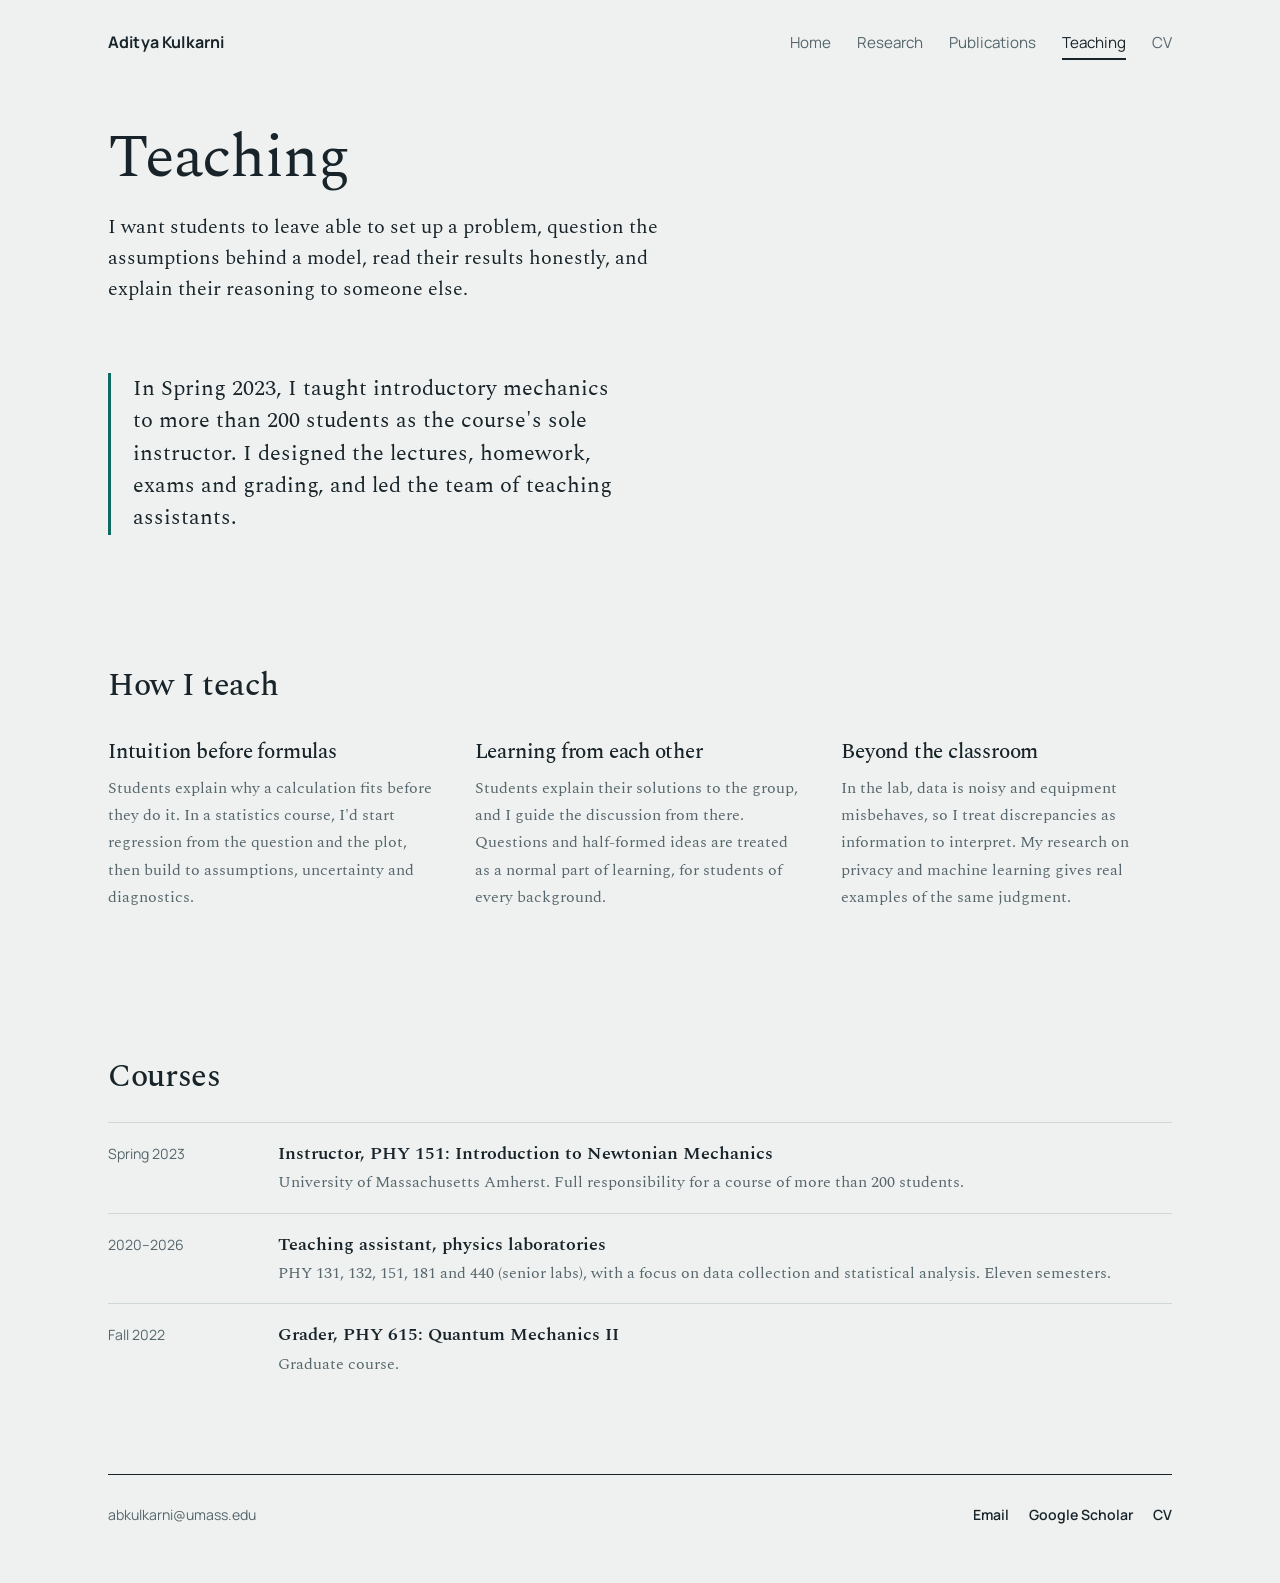
<file: teaching.html>
<!doctype html>
<html lang="en">
<head>
  <meta charset="utf-8">
  <meta name="viewport" content="width=device-width, initial-scale=1">
  <title>Teaching · Aditya Kulkarni</title>
  <meta name="description" content="Teaching by Aditya Kulkarni at the University of Massachusetts Amherst.">
  <link rel="preconnect" href="https://fonts.googleapis.com">
  <link rel="preconnect" href="https://fonts.gstatic.com" crossorigin>
  <link href="https://fonts.googleapis.com/css2?family=Manrope:wght@400;600;700&family=Spectral:ital,wght@0,400;0,500;1,400&display=swap" rel="stylesheet">
  <link rel="stylesheet" href="style.css">
</head>
<body>
<div class="page">

  <header class="site-head">
    <a class="mark" href="index.html">Aditya Kulkarni</a>
    <nav>
      <a href="index.html">Home</a>
      <a href="research.html">Research</a>
      <a href="publications.html">Publications</a>
      <a href="teaching.html" aria-current="page">Teaching</a>
      <a href="cv.pdf">CV</a>
    </nav>
  </header>

  <main>
    <section class="page-intro">
      <h1>Teaching</h1>
      <p>I want students to leave able to set up a problem, question the assumptions behind a model, read their results honestly, and explain their reasoning to someone else.</p>
    </section>

    <section class="block tight">
      <p class="feature-stat">In Spring 2023, I taught introductory mechanics to more than 200 students as the course's sole instructor. I designed the lectures, homework, exams and grading, and led the team of teaching assistants.</p>
    </section>

    <section class="block">
      <h2>How I teach</h2>
      <div class="pillars">
        <div>
          <h3>Intuition before formulas</h3>
          <p>Students explain why a calculation fits before they do it. In a statistics course, I'd start regression from the question and the plot, then build to assumptions, uncertainty and diagnostics.</p>
        </div>
        <div>
          <h3>Learning from each other</h3>
          <p>Students explain their solutions to the group, and I guide the discussion from there. Questions and half-formed ideas are treated as a normal part of learning, for students of every background.</p>
        </div>
        <div>
          <h3>Beyond the classroom</h3>
          <p>In the lab, data is noisy and equipment misbehaves, so I treat discrepancies as information to interpret. My research on privacy and machine learning gives real examples of the same judgment.</p>
        </div>
      </div>
    </section>

    <section class="block">
      <h2>Courses</h2>
      <ul class="rows">
        <li><time>Spring 2023</time><span><b>Instructor, PHY 151: Introduction to Newtonian Mechanics</b><span class="sub">University of Massachusetts Amherst. Full responsibility for a course of more than 200 students.</span></span></li>
        <li><time>2020–2026</time><span><b>Teaching assistant, physics laboratories</b><span class="sub">PHY 131, 132, 151, 181 and 440 (senior labs), with a focus on data collection and statistical analysis. Eleven semesters.</span></span></li>
        <li><time>Fall 2022</time><span><b>Grader, PHY 615: Quantum Mechanics II</b><span class="sub">Graduate course.</span></span></li>
      </ul>
    </section>
  </main>

  <footer class="site-foot">
    <span>abkulkarni@umass.edu</span>
    <nav>
      <a href="mailto:abkulkarni@umass.edu">Email</a>
      <a href="https://scholar.google.com/citations?user=VPbzASIAAAAJ">Google Scholar</a>
      <a href="cv.pdf">CV</a>
    </nav>
  </footer>

</div>
</body>
</html>
</file>
<file: style.css>
/* =========================================================
   Colors. Teal = statistics & ML, indigo = physics.
   Change these few values to re-theme the whole site.
   ========================================================= */
:root {
  --paper: #eef1ef;
  --paper-2: #e3e8e5;
  --ink: #18242a;
  --muted: #56666c;
  --line: #cfd8d4;
  --stat: #0f6b62;
  --phys: #4b3d9a;
  --link: #0f6b62;
}
@media (prefers-color-scheme: dark) {
  :root {
    --paper: #0f171b;
    --paper-2: #162227;
    --ink: #e4ebe8;
    --muted: #9aaaae;
    --line: #2a383d;
    --stat: #63c4b6;
    --phys: #a99ff2;
    --link: #63c4b6;
  }
}

/* ===== Base ===== */
* { box-sizing: border-box; }
html { -webkit-text-size-adjust: 100%; }
body {
  margin: 0;
  background: var(--paper);
  color: var(--ink);
  font-family: "Spectral", Georgia, serif;
  font-size: 1.125rem;
  line-height: 1.7;
}
a { color: var(--link); text-decoration-thickness: 1px; text-underline-offset: 3px; }
a:hover { text-decoration-thickness: 2px; }
:focus-visible { outline: 2px solid var(--stat); outline-offset: 3px; border-radius: 2px; }
img, svg, canvas { display: block; max-width: 100%; }
h1, h2, h3 { font-weight: 500; line-height: 1.15; letter-spacing: -0.01em; margin: 0; }
p { margin: 0 0 1em; }
.ui { font-family: "Manrope", system-ui, sans-serif; }

.page { max-width: 1120px; margin: 0 auto; padding: 0 28px; }
.measure { max-width: 66ch; }

/* ===== Header ===== */
.site-head {
  display: flex; align-items: baseline; justify-content: space-between; gap: 24px;
  padding: 28px 0 0;
  font-family: "Manrope", system-ui, sans-serif;
}
.site-head .mark { color: var(--ink); text-decoration: none; font-weight: 700; font-size: 1rem; letter-spacing: 0.01em; }
.site-head nav { display: flex; flex-wrap: wrap; gap: 6px 26px; font-size: .95rem; }
.site-head nav a { color: var(--muted); text-decoration: none; padding: 2px 0; border-bottom: 2px solid transparent; }
.site-head nav a:hover { color: var(--ink); }
.site-head nav a[aria-current="page"] { color: var(--ink); border-bottom-color: var(--ink); }

/* ===== Home hero ===== */
.hero {
  display: grid; grid-template-columns: minmax(0, 1.05fr) minmax(0, 1fr);
  gap: 40px; align-items: center;
  min-height: min(78vh, 720px); padding: 40px 0 24px;
}
.hero h1 { font-size: clamp(2.6rem, 5.6vw, 4.6rem); font-weight: 400; letter-spacing: -0.025em; }
.hero .lede { font-size: clamp(1.25rem, 2vw, 1.5rem); line-height: 1.45; margin: 22px 0 26px; max-width: 30ch; }
.hero .who { font-family: "Manrope", sans-serif; font-size: .95rem; color: var(--muted); line-height: 1.6; margin-bottom: 26px; }
.hero .who strong { color: var(--ink); font-weight: 600; }
.figure-hero { position: relative; width: 100%; max-width: 500px; justify-self: end; margin: 0; }
.figure-hero canvas { width: 100%; aspect-ratio: 1; touch-action: pan-y; cursor: grab; }
.figure-hero canvas:active { cursor: grabbing; }
.figure-hero figcaption {
  margin-top: 4px; text-align: center; margin-inline: auto;
  font-family: "Manrope", sans-serif; font-size: .8rem; color: var(--muted); max-width: 34ch; line-height: 1.45;
}

.actions { display: flex; flex-wrap: wrap; gap: 10px; font-family: "Manrope", sans-serif; font-size: .92rem; }
.btn {
  display: inline-block; padding: 9px 18px; border-radius: 999px; text-decoration: none; font-weight: 600;
  border: 1.5px solid var(--ink); color: var(--ink);
}
.btn.solid { background: var(--ink); color: var(--paper); }
.btn:hover { background: var(--ink); color: var(--paper); }
.status { margin-top: 22px; font-family: "Manrope", sans-serif; font-size: .9rem; color: var(--muted); }
.status::before { content: ""; display: inline-block; width: 8px; height: 8px; border-radius: 50%; background: var(--stat); margin-right: 8px; vertical-align: 1px; }

/* ===== Two research directions (home) ===== */
.split { display: grid; grid-template-columns: 1fr 1fr; border-top: 1.5px solid var(--ink); margin-top: 48px; }
.direction { padding: 34px 36px 38px 0; }
.direction + .direction { padding: 34px 0 38px 36px; border-left: 1px solid var(--line); }
.direction h2 { font-size: 1.9rem; margin-bottom: 12px; }
.direction.stat h2 { color: var(--stat); }
.direction.phys h2 { color: var(--phys); }
.direction ul { list-style: none; padding: 0; margin: 20px 0 0; }
.direction li { padding: 12px 0; border-top: 1px solid var(--line); }
.direction li a { color: var(--ink); text-decoration: none; display: block; }
.direction li a:hover .t { text-decoration: underline; text-underline-offset: 3px; }
.direction li .t { font-size: 1.1rem; display: block; }
.direction li .d { font-family: "Manrope", sans-serif; font-size: .85rem; color: var(--muted); }
.bridge {
  padding: 34px 0; border-top: 1px solid var(--line); border-bottom: 1px solid var(--line);
  font-size: 1.3rem; line-height: 1.5; max-width: 52ch; margin: 40px auto 0; text-align: center; font-style: italic;
}

/* ===== Generic section blocks ===== */
.block { padding: 56px 0; }
.block > h2 { font-size: 2rem; margin-bottom: 26px; }
.two-col { display: grid; grid-template-columns: 1fr 1fr; gap: 56px; }

.news { list-style: none; padding: 0; margin: 0; font-size: 1.02rem; }
.news li { display: grid; grid-template-columns: 96px 1fr; gap: 14px; padding: 10px 0; border-top: 1px solid var(--line); }
.news time { font-family: "Manrope", sans-serif; font-size: .85rem; color: var(--muted); padding-top: 3px; }

/* ===== Publications ===== */
.pub { padding: 18px 0 18px 18px; border-top: 1px solid var(--line); border-left: 3px solid var(--stat); }
.pub.phys { border-left-color: var(--phys); }
.pub .title { font-size: 1.15rem; line-height: 1.4; display: block; color: var(--ink); }
.pub .meta { font-family: "Manrope", sans-serif; font-size: .88rem; color: var(--muted); display: block; margin-top: 4px; }
.pub .meta b { color: var(--ink); font-weight: 600; }
.pub .venue { font-style: italic; display: block; font-size: 1rem; }
.pub .links { font-family: "Manrope", sans-serif; font-size: .85rem; font-weight: 600; margin-top: 6px; display: flex; gap: 16px; }
.pub.hidden { display: none; }
.pub-year { font-family: "Manrope", sans-serif; font-size: .9rem; font-weight: 700; color: var(--muted); margin: 34px 0 6px; }
.filters { display: flex; flex-wrap: wrap; gap: 8px; margin: 8px 0 18px; font-family: "Manrope", sans-serif; font-size: .9rem; }
.filters button {
  font: inherit; font-weight: 600; cursor: pointer; padding: 7px 16px; border-radius: 999px;
  background: transparent; color: var(--ink); border: 1.5px solid var(--line);
}
.filters button[aria-pressed="true"] { border-color: var(--ink); background: var(--ink); color: var(--paper); }
.key { display: inline-block; width: 10px; height: 10px; border-radius: 2px; margin-right: 6px; vertical-align: 0; }

/* ===== Research page ===== */
.page-intro { padding: 64px 0 40px; }
.page-intro h1 { font-size: clamp(2.4rem, 5vw, 3.8rem); font-weight: 400; letter-spacing: -0.02em; margin-bottom: 18px; }
.page-intro p { font-size: 1.25rem; line-height: 1.55; max-width: 58ch; }
.jump { font-family: "Manrope", sans-serif; font-size: .92rem; display: flex; flex-wrap: wrap; gap: 10px 26px; margin-top: 22px; }
.jump a { font-weight: 600; }
.jump .s { color: var(--stat); } .jump .p { color: var(--phys); }

.track-head { border-top: 1.5px solid var(--ink); padding: 18px 0 8px; display: flex; justify-content: space-between; align-items: baseline; gap: 20px; }
.track-head h2 { font-size: 2.2rem; }
.track-head.stat h2 { color: var(--stat); }
.track-head.phys h2 { color: var(--phys); }
.track-head span { font-family: "Manrope", sans-serif; font-size: .88rem; color: var(--muted); }

.project { display: grid; grid-template-columns: minmax(0, 1fr) minmax(0, 0.9fr); gap: 56px; padding: 44px 0; border-bottom: 1px solid var(--line); align-items: start; }
.project:nth-of-type(even) .project-fig { order: -1; }
.project h3 { font-size: 1.65rem; margin-bottom: 14px; }
.project .with { font-family: "Manrope", sans-serif; font-size: .88rem; color: var(--muted); margin-bottom: 16px; }
.project .papers { font-family: "Manrope", sans-serif; font-size: .9rem; font-weight: 600; display: flex; flex-wrap: wrap; gap: 8px 20px; margin-top: 6px; }
.project-fig { margin: 0; background: var(--paper-2); border-radius: 6px; padding: 22px; }
.project-fig figcaption { font-family: "Manrope", sans-serif; font-size: .8rem; color: var(--muted); margin-top: 12px; line-height: 1.5; }
.project.small { grid-template-columns: 1fr; }
.project.small .body { max-width: 66ch; }

/* SVG figure helpers */
.fig { width: 100%; height: auto; font-family: "Manrope", sans-serif; }
.fig .ax { stroke: var(--muted); stroke-width: 1; fill: none; }
.fig .grid { stroke: var(--line); stroke-width: 1; fill: none; }
.fig .lbl { fill: var(--muted); font-size: 11px; }
.fig .s { stroke: var(--stat); fill: none; stroke-width: 2.2; }
.fig .sf { fill: var(--stat); }
.fig .p { stroke: var(--phys); fill: none; stroke-width: 2.2; }
.fig .pf { fill: var(--phys); }
.fig .ink { stroke: var(--ink); fill: none; stroke-width: 1.5; }
.fig .dash { stroke-dasharray: 5 4; }
.fig .band-s { fill: var(--stat); opacity: .14; }
.fig .band-p { fill: var(--phys); opacity: .14; }

.earlier { padding: 44px 0 64px; }
.earlier h2 { font-size: 1.5rem; margin-bottom: 18px; }
.earlier .two-col p { font-size: 1rem; color: var(--muted); }
.earlier .two-col p strong { color: var(--ink); font-weight: 600; display: block; font-size: 1.08rem; }

/* ===== Teaching ===== */
.pillars { display: grid; grid-template-columns: repeat(3, 1fr); gap: 36px; padding: 10px 0 20px; }
.pillars h3 { font-size: 1.3rem; margin-bottom: 10px; }
.pillars p { font-size: 1rem; color: var(--muted); }
.rows { list-style: none; padding: 0; margin: 0; }
.rows li { display: grid; grid-template-columns: 150px 1fr; gap: 20px; padding: 16px 0; border-top: 1px solid var(--line); }
.rows time { font-family: "Manrope", sans-serif; font-size: .88rem; color: var(--muted); padding-top: 3px; }
.rows b { font-weight: 600; }
.rows .sub { display: block; font-size: 1rem; color: var(--muted); }
.feature-stat { font-size: 1.35rem; line-height: 1.5; border-left: 3px solid var(--stat); padding-left: 22px; max-width: 46ch; }

.col-h { font-size: 2rem; margin-bottom: 22px; }
.side-h { font-size: 1.6rem; margin: 8px 0 14px; }
.pubs-layout { grid-template-columns: 1.4fr 1fr; align-items: start; }
.track-head.gap { margin-top: 56px; }
.block.tight { padding-top: 8px; }

/* ===== Footer ===== */
.site-foot {
  border-top: 1.5px solid var(--ink); margin-top: 24px; padding: 28px 0 56px;
  display: flex; flex-wrap: wrap; justify-content: space-between; gap: 16px;
  font-family: "Manrope", sans-serif; font-size: .88rem; color: var(--muted);
}
.site-foot nav { display: flex; flex-wrap: wrap; gap: 20px; }
.site-foot a { color: var(--ink); text-decoration: none; font-weight: 600; }
.site-foot a:hover { text-decoration: underline; }

/* ===== Responsive ===== */
@media (max-width: 860px) {
  .hero { grid-template-columns: 1fr; min-height: 0; padding-top: 28px; gap: 8px; }
  .figure-hero { max-width: 420px; justify-self: center; order: -1; }
  .split, .two-col, .two-col.pubs-layout, .project, .pillars { grid-template-columns: 1fr; gap: 28px; }
  .direction, .direction + .direction { padding: 28px 0; border-left: 0; }
  .direction + .direction { border-top: 1.5px solid var(--ink); }
  .project:nth-of-type(even) .project-fig { order: 0; }
}
@media (max-width: 560px) {
  .page { padding: 0 18px; }
  body { font-size: 1.06rem; }
  .site-head { flex-direction: column; gap: 10px; padding-top: 20px; }
  .site-head nav { gap: 4px 18px; }
  .news li, .rows li { grid-template-columns: 1fr; gap: 2px; }
  .track-head { flex-direction: column; gap: 2px; }
}
@media (prefers-reduced-motion: reduce) { * { scroll-behavior: auto !important; } }
</file>
